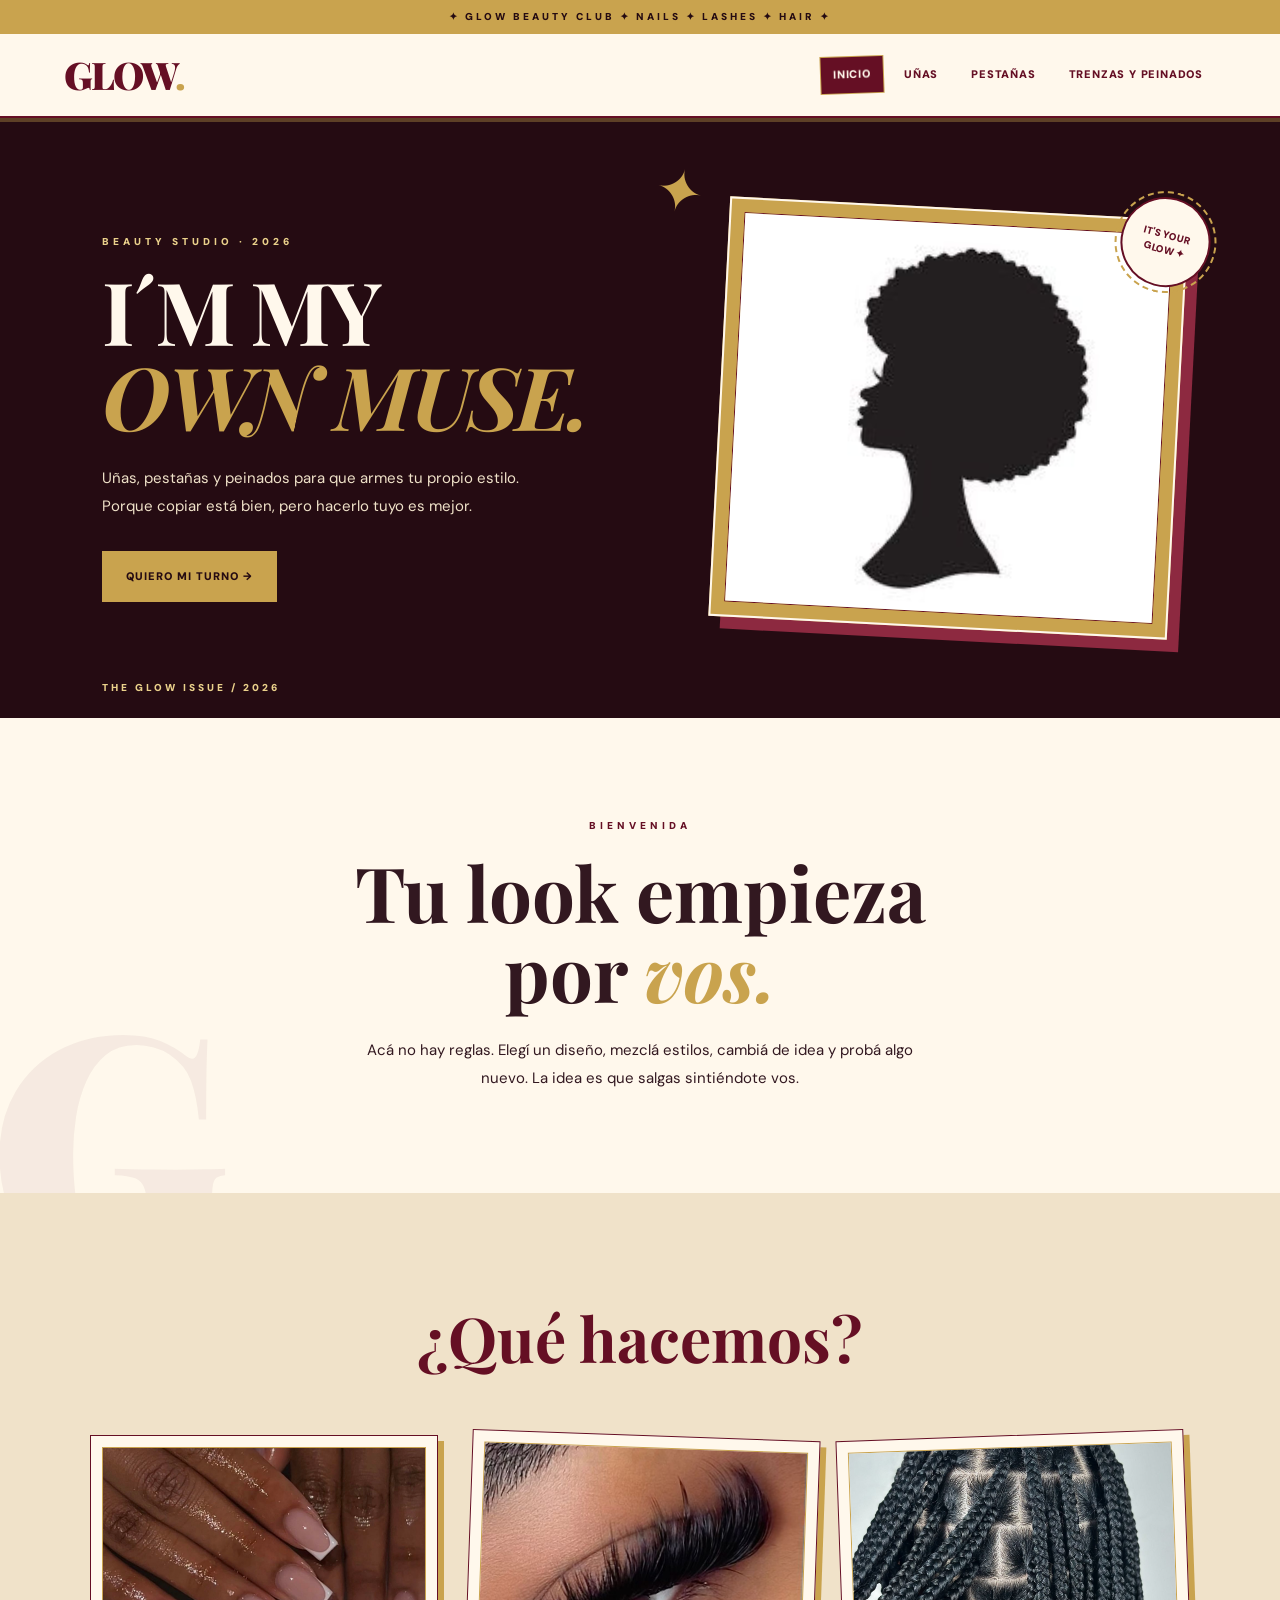
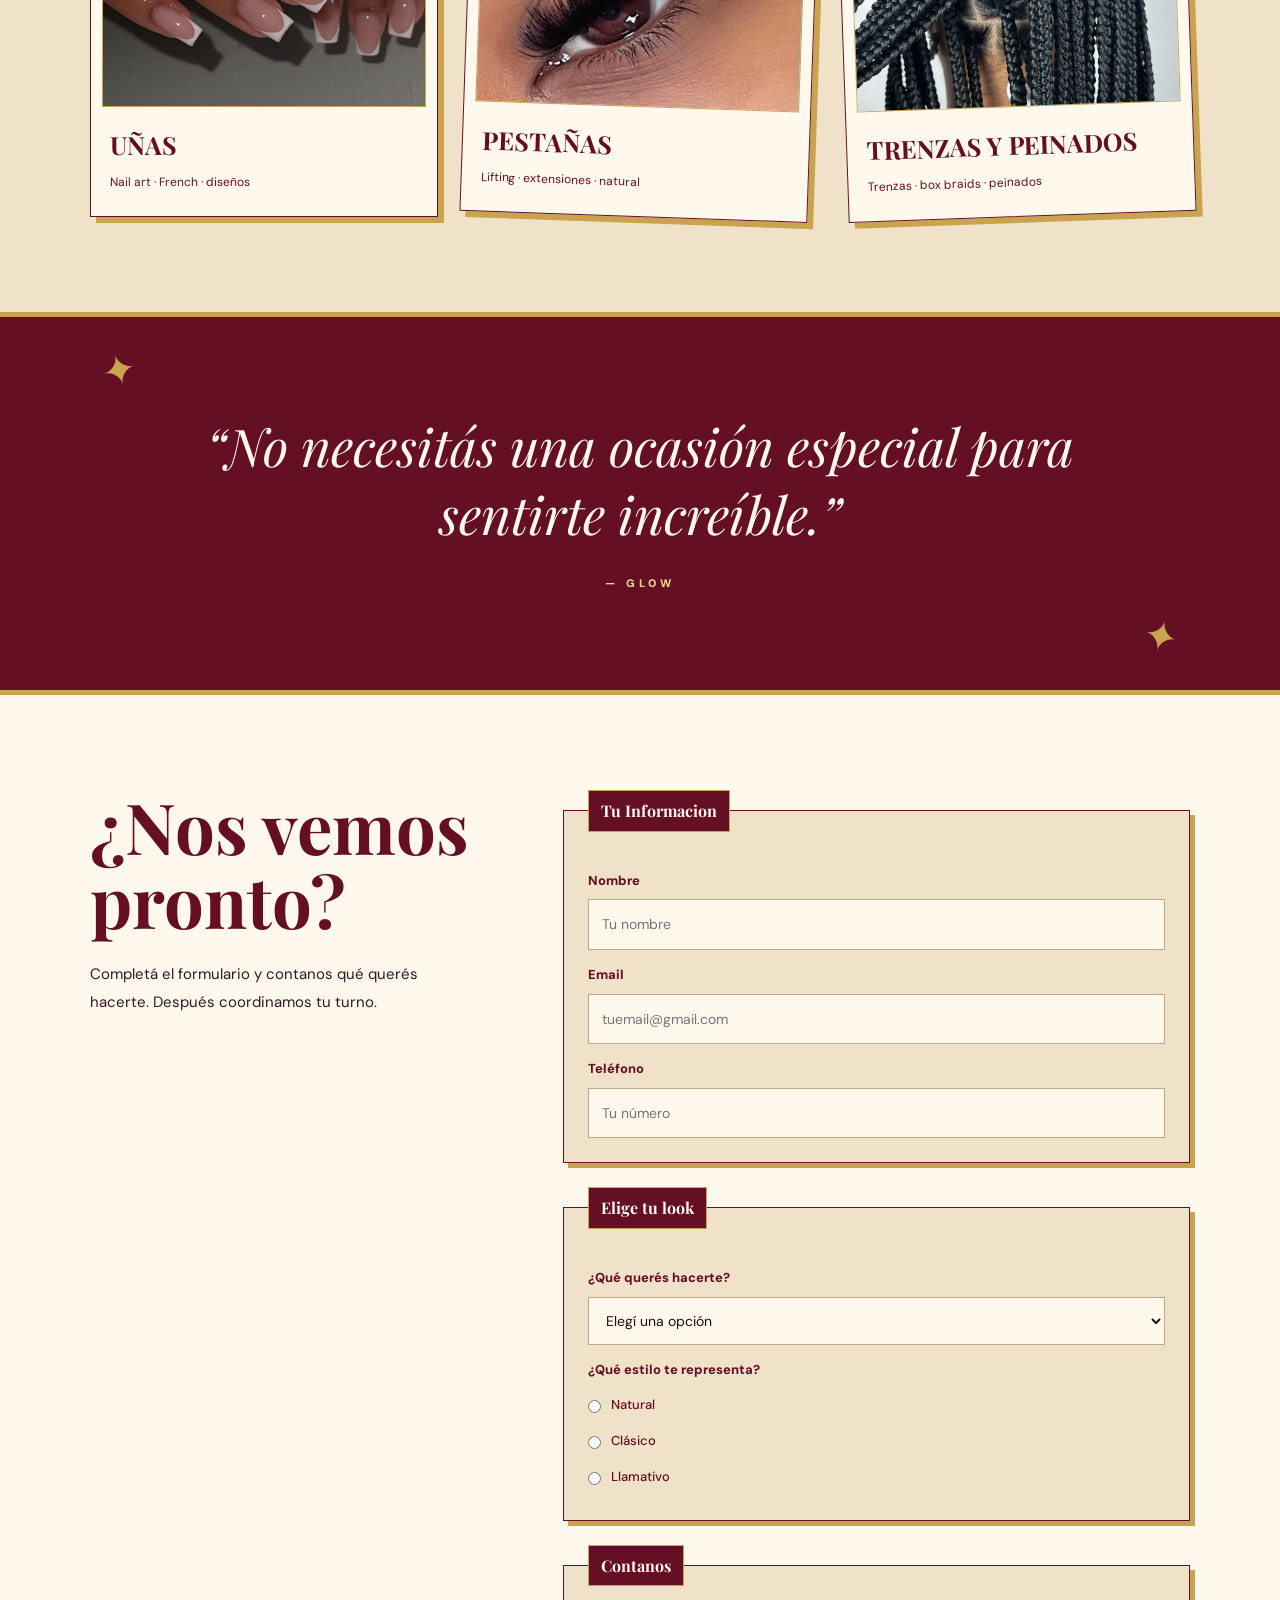
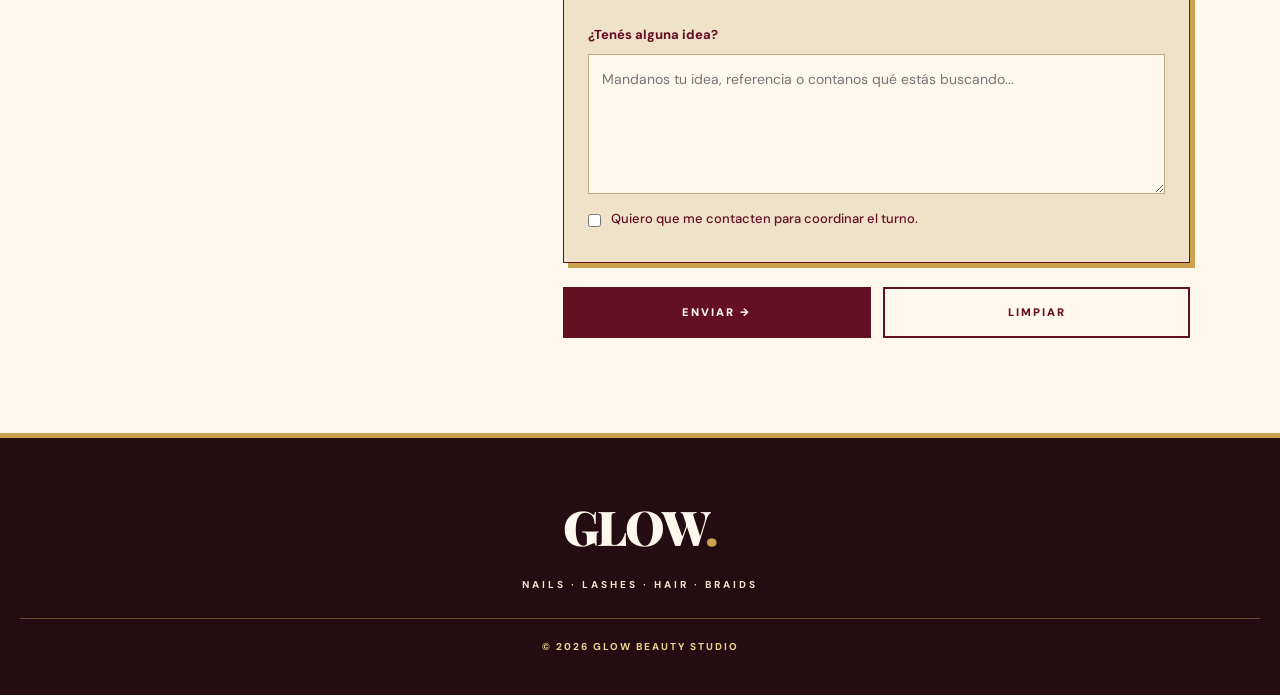
<file: index.html>
<!DOCTYPE html>
<html lang="es">

<head>
    <meta charset="UTF-8">
    <meta name="viewport" content="width=device-width, initial-scale=1.0">
    <title>GLOW — Beauty Studio</title>
    <link rel="stylesheet" href="style.css">
</head>

<body>

<header class="navbar">

    <a href="index.html" class="logo">
        GLOW<span>.</span>
    </a>

    <nav>
        <a href="index.html" class="activo">Inicio</a>
        <a href="unas.html">Uñas</a>
        <a href="pestanas.html">Pestañas</a>
        <a href="peinados.html">Trenzas y Peinados</a>
    </nav>

</header>


<main>

    <section class="hero">

        <div class="hero-text">

            <p class="mini-titulo">BEAUTY STUDIO · 2026</p>

            <h1>I´M MY<br><span>OWN MUSE.</span></h1>

            <p class="descripcion">
                Uñas, pestañas y peinados para que armes
                tu propio estilo. Porque copiar está bien,
                pero hacerlo tuyo es mejor.
            </p>

            <a href="#turnos" class="boton">QUIERO MI TURNO →</a>

        </div>

        <div class="hero-img">
            <img src="img/Logo.jpg" alt="Beauty">
            <div class="sticker">

            </div>
        

    </section>


    <section class="intro">

        <p class="mini-titulo">Bienvenida</p>

        <h2>Tu look empieza<br>por <span>vos. <br> </span></h2>

       
        <p>
            Acá no hay reglas. Elegí un diseño, mezclá estilos,
            cambiá de idea y probá algo nuevo.
            La idea es que salgas sintiéndote vos.
        </p>

    </section>


    <section class="servicios">

        <div class="section-title">
            
            <h2>¿Qué hacemos?</h2>
        </div>

        <div class="servicios-grid">

            <a href="unas.html" class="servicio">


                <img src="img/french.jpg" alt="Uñas">

                <div>
                    <h3>UÑAS</h3>
                    <p>Nail art · French · diseños</p>
                </div>

            </a>


            <a href="pestanas.html" class="servicio">


                <img src="img/extensiones.jpg" alt="Pestañas">

                <div>
                    <h3>PESTAÑAS</h3>
                    <p>Lifting · extensiones · natural</p>
                </div>

            </a>


            <a href="peinados.html" class="servicio">


                <img src="img/box_braids.jpg" alt="Trenzas">

                <div>
                    <h3>TRENZAS Y PEINADOS</h3>
                    <p>Trenzas · box braids · peinados</p>
                </div>

            </a>

        </div>

    </section>


    <section class="frase">

        <p>
            “No necesitás una ocasión especial
            para sentirte increíble.”
        </p>

        <span>— GLOW</span>

    </section>


    <section id="turnos" class="turnos">

        <div class="turnos-text">

        

            <h2>¿Nos vemos<br>pronto?</h2>

            <p>
                Completá el formulario y contanos qué
                querés hacerte. Después coordinamos tu turno.
            </p>

        </div>


        <form action="#" method="POST">

            <fieldset>

                <legend>Tu Informacion</legend>

                <label for="nombre">Nombre</label>
                <input type="text" id="nombre" name="nombre"
                placeholder="Tu nombre" required>

                <label for="email">Email</label>
                <input type="email" id="email" name="email"
                placeholder="tuemail@gmail.com" required>

                <label for="telefono">Teléfono</label>
                <input type="tel" id="telefono" name="telefono"
                placeholder="Tu número" required>

            </fieldset>


            <fieldset>

                <legend>Elige tu look</legend>

                <label for="servicio">¿Qué querés hacerte?</label>

                <select id="servicio" name="servicio" required>

                    <option value="">Elegí una opción</option>
                    <option value="unas">Uñas</option>
                    <option value="pestanas">Pestañas</option>
                    <option value="peinado">Peinado</option>
                    <option value="trenzas">Trenzas africanas</option>

                </select>


                <p class="pregunta">¿Qué estilo te representa?</p>

                <label class="check">
                    <input type="radio" name="estilo" value="natural">
                    Natural
                </label>

                <label class="check">
                    <input type="radio" name="estilo" value="clasico">
                    Clásico
                </label>

                <label class="check">
                    <input type="radio" name="estilo" value="atrevido">
                    Llamativo
                </label>

            </fieldset>


            <fieldset>

                <legend>Contanos</legend>

                <label for="comentarios">
                    ¿Tenés alguna idea?
                </label>

                <textarea
                    id="comentarios"
                    name="comentarios"
                    rows="5"
                    placeholder="Mandanos tu idea, referencia o contanos qué estás buscando..."
                ></textarea>

                <label class="check">
                    <input type="checkbox" name="contacto" required>
                    Quiero que me contacten para coordinar el turno.
                </label>

            </fieldset>


            <div class="form-buttons">

                <button type="submit">ENVIAR →</button>

                <button type="reset">LIMPIAR</button>

            </div>

        </form>

    </section>

</main>


<footer>

    <div class="footer-logo">GLOW<span>.</span></div>

    <p>NAILS · LASHES · HAIR · BRAIDS</p>

    <p class="copyright">© 2026 GLOW BEAUTY STUDIO</p>

</footer>

</body>
</html>
</file>
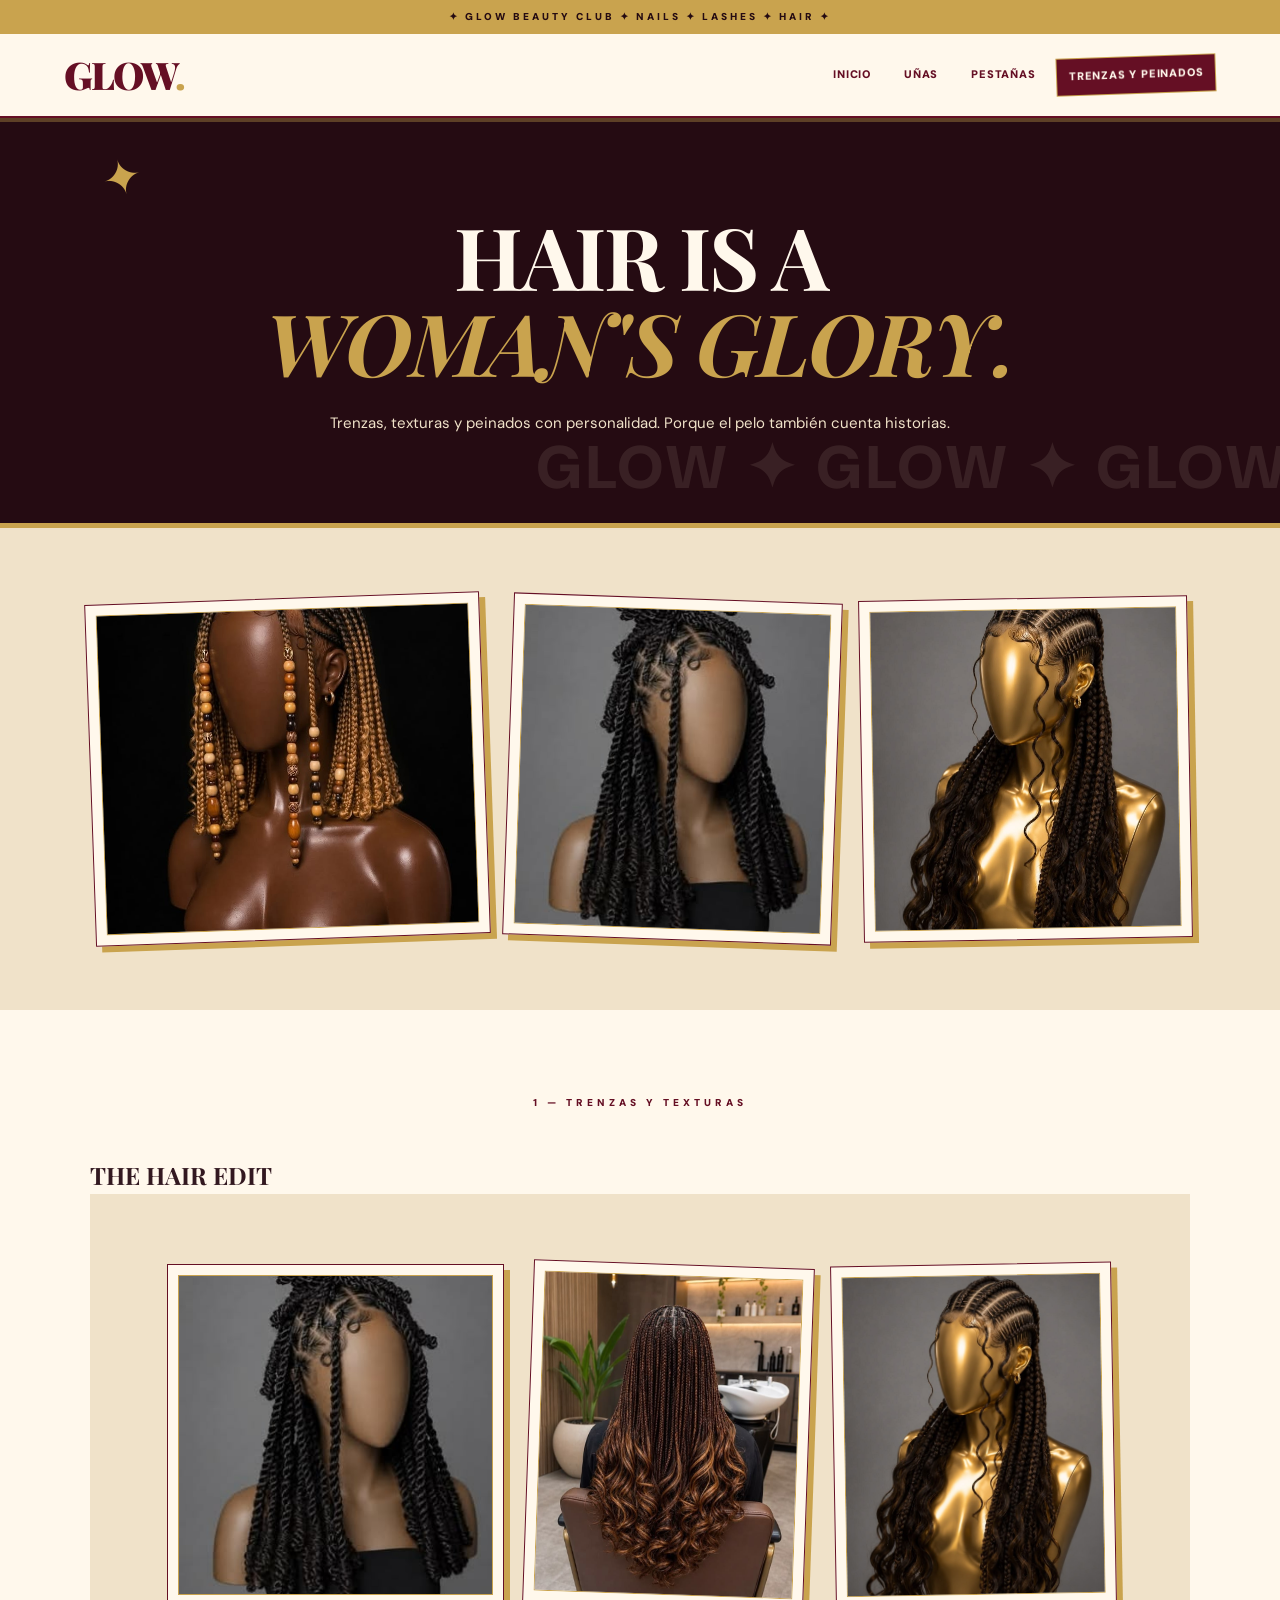
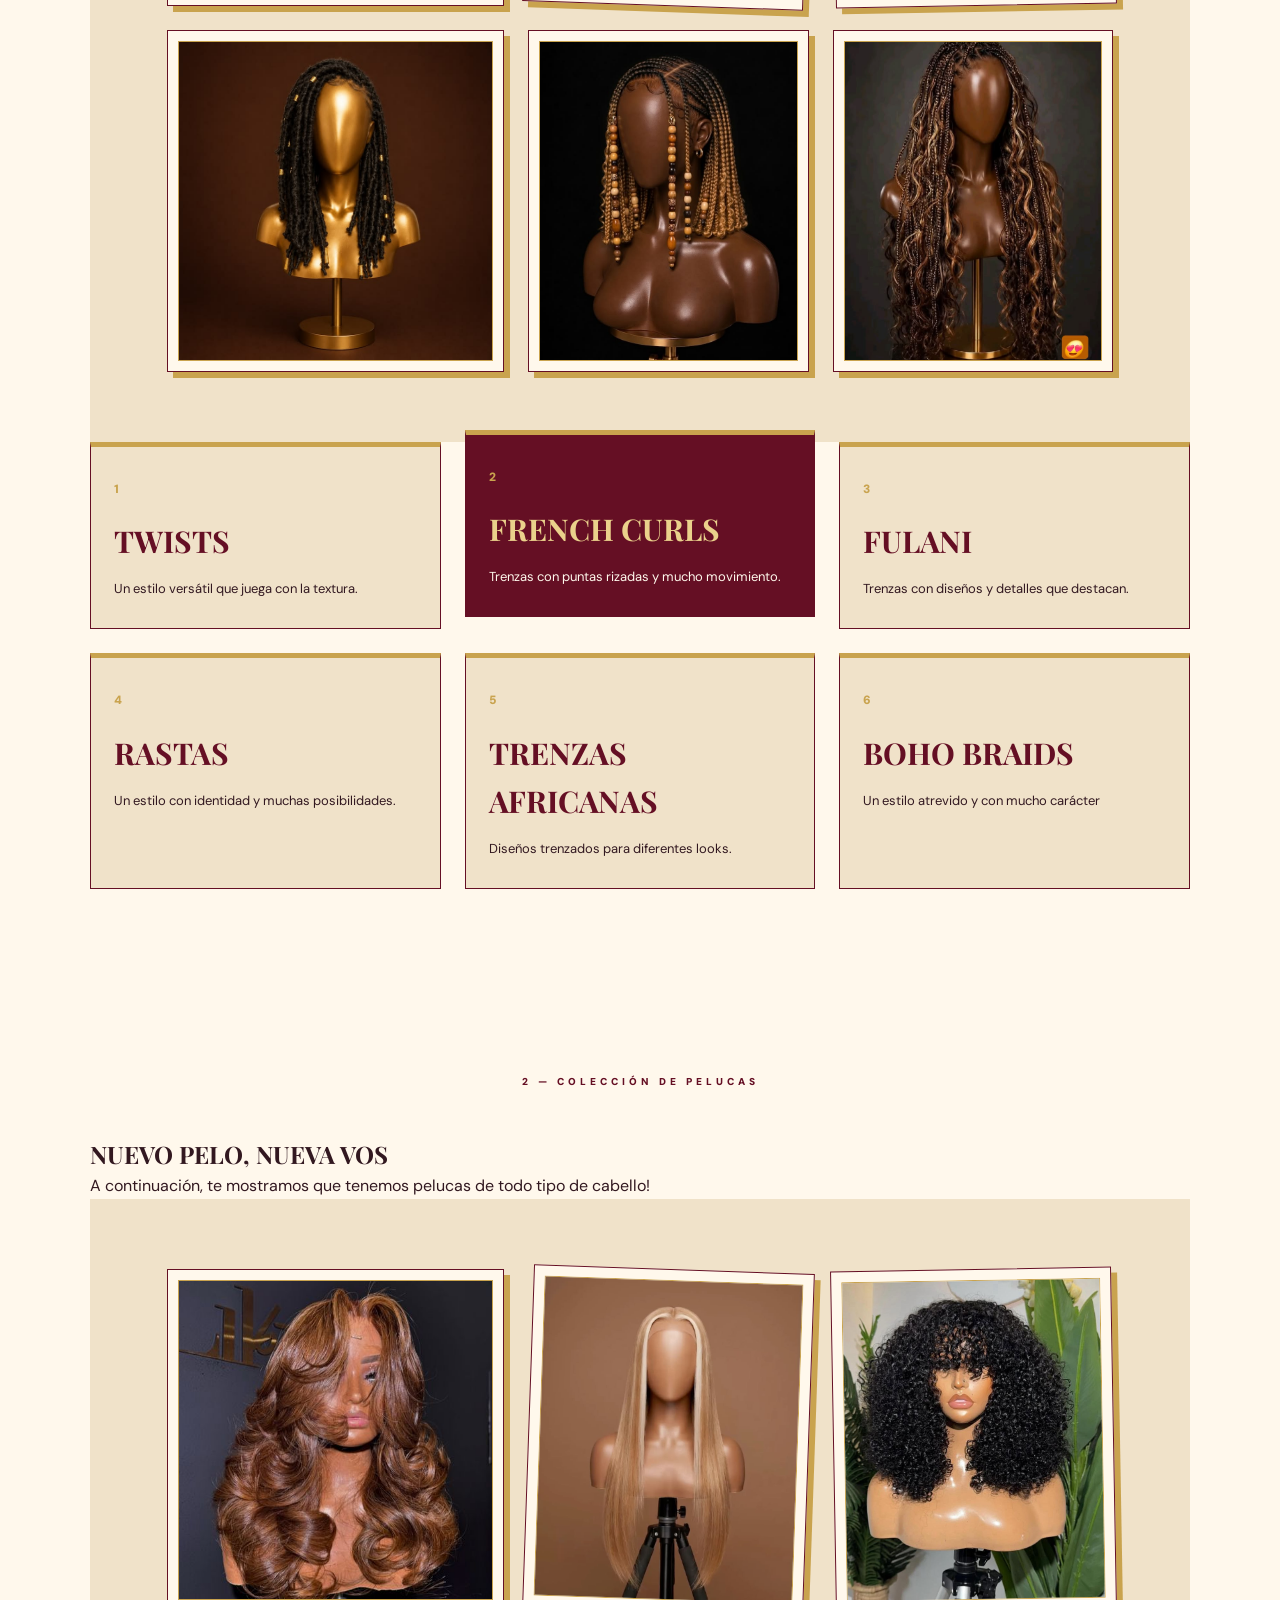
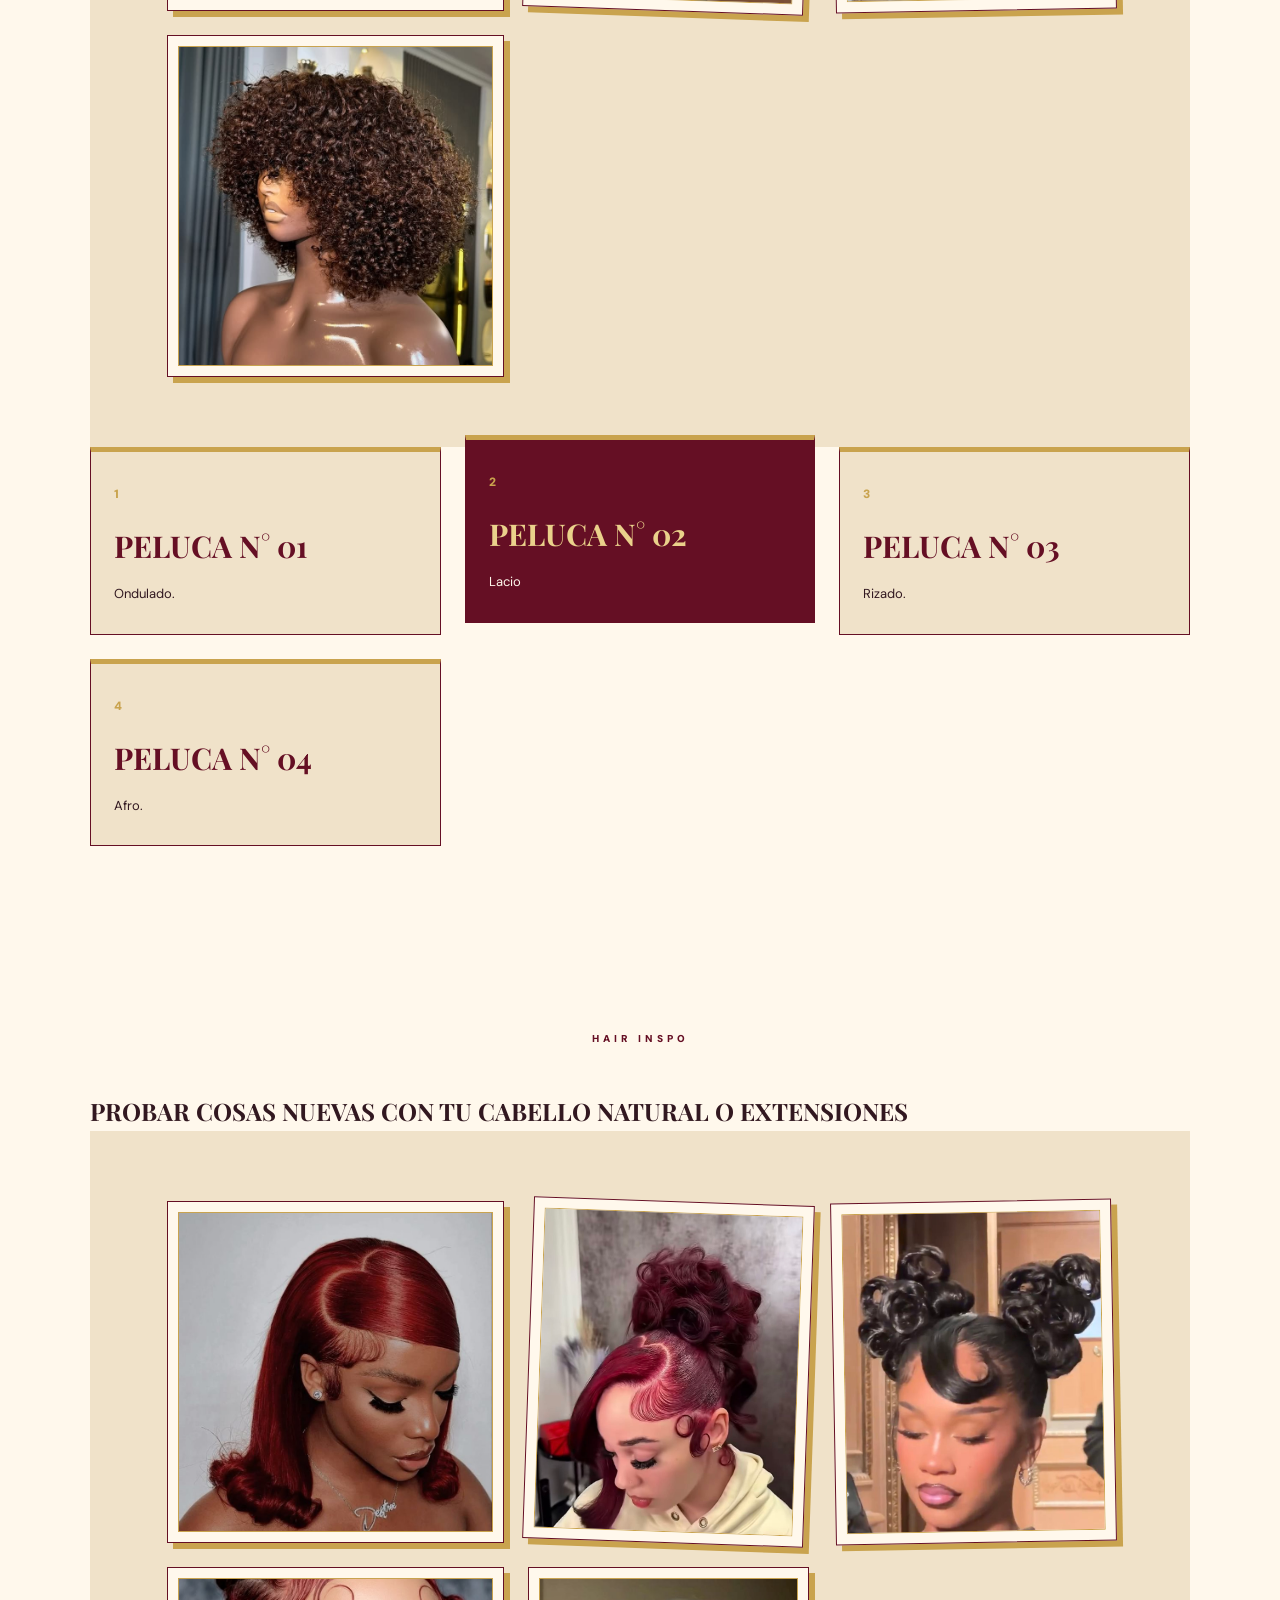
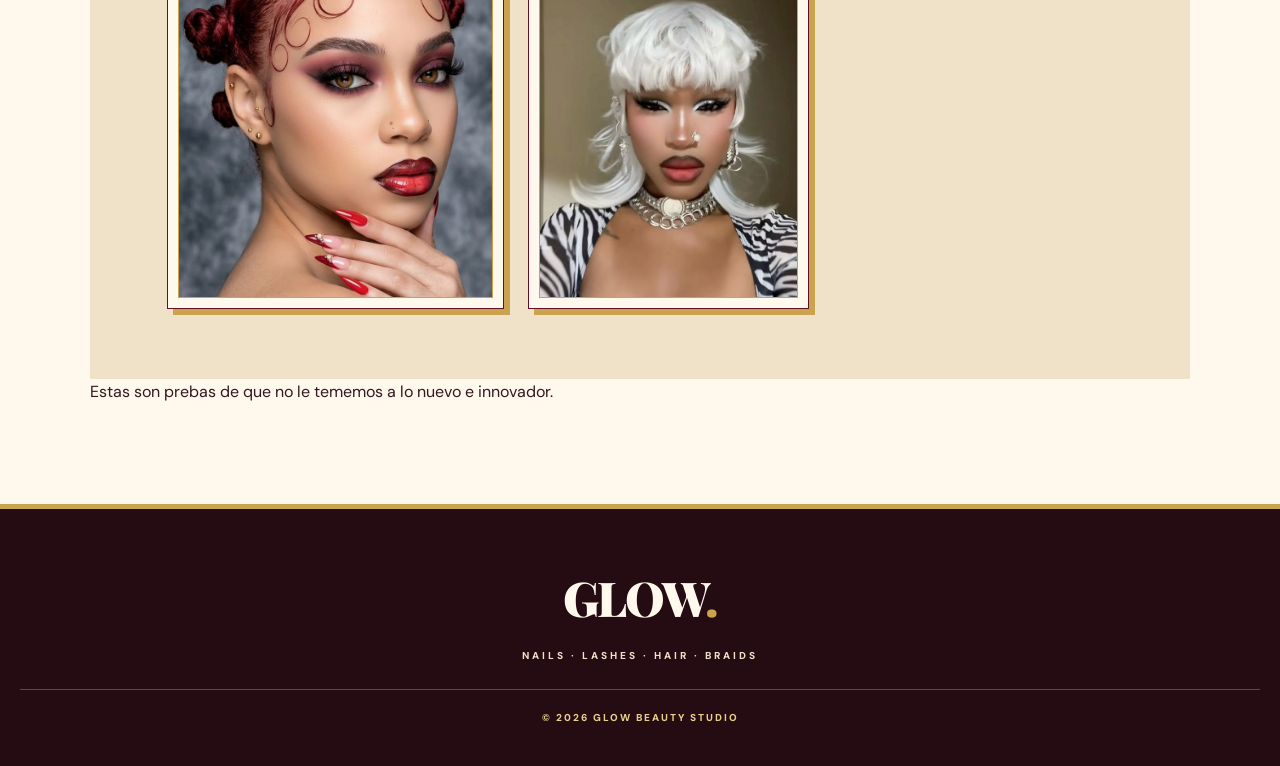
<file: peinados.html>
<!DOCTYPE html>
<html lang="es">
<head>
    <meta charset="UTF-8">
    <meta name="viewport" content="width=device-width, initial-scale=1.0">
    <title>GLOW — Trenzas y Peinados</title>
    <link rel="stylesheet" href="style.css">
</head>
<body>

<header class="navbar">
    <a href="index.html" class="logo">GLOW<span>.</span></a>
    <nav>
        <a href="index.html">Inicio</a>
        <a href="unas.html">Uñas</a>
        <a href="pestanas.html">Pestañas</a>
        <a href="peinados.html" class="activo">Trenzas y Peinados</a>
    </nav>
</header>

<main>
    <section class="pagina-hero">
        <h1>HAIR IS A<br><span>WOMAN'S GLORY.</span></h1>
        <p>Trenzas, texturas y peinados con personalidad. Porque el pelo también cuenta historias.</p>
    </section>

    <section class="galeria">
        <div class="foto-grande">
            <img src="img/trenzas_africanas.jpg" alt="Trenzas africanas">
        </div>
        <div class="foto">
            <img src="img/twists.jpg" alt="Peinado con twists">
        </div>
        <div class="foto">
            <img src="img/fulani.jpg" alt="Fulani braids">
        </div>
    </section>

    <section class="contenido">
        <p class="mini-titulo">1 — TRENZAS Y TEXTURAS</p>
        <h2>THE HAIR EDIT</h2>

        <div class="galeria">
            <div class="foto">
                <img src="img/twists.jpg" alt="Twists">
            </div>
            <div class="foto">
                <img src="img/french_curls.jpg" alt="French curls">
            </div>
            <div class="foto">
                <img src="img/fulani.jpg" alt="Trenzas Fulani">
            </div>
            <div class="foto">
                <img src="img/rasats.jpg" alt="Rastas">
            </div>
            <div class="foto">
                <img src="img/trenzas_africanas.jpg" alt="Trenzas africanas">
            </div>
             <div class="foto">
                <img src="img/bohobraids.jpg" alt="trenzas boho">
            </div>
        </div>

        <div class="estilos">
            <div>
                <span>1</span>
                <h2>TWISTS</h2>
                <p>Un estilo versátil que juega con la textura.</p>
            </div>
            <div>
                <span>2</span>
                <h2>FRENCH CURLS</h2>
                <p>Trenzas con puntas rizadas y mucho movimiento.</p>
            </div>
            <div>
                <span>3</span>
                <h2>FULANI</h2>
                <p>Trenzas con diseños y detalles que destacan.</p>
            </div>
            <div>
                <span>4</span>
                <h2>RASTAS</h2>
                <p>Un estilo con identidad y muchas posibilidades.</p>
            </div>
            <div>
                <span>5</span>
                <h2>TRENZAS AFRICANAS</h2>
                <p>Diseños trenzados para diferentes looks.</p>
            </div>
            <div>
                <span>6</span>
                <h2>BOHO BRAIDS</h2>
                <p>Un estilo atrevido y con mucho carácter</p>
            </div>
        </div>
    </section>

    <section class="contenido">
        <p class="mini-titulo">2 — COLECCIÓN DE PELUCAS</p>
        <h2>NUEVO PELO, NUEVA VOS</h2>
        <p>A continuación, te mostramos que tenemos pelucas de todo tipo de cabello!</p>

        <div class="galeria">
            <div class="foto">
                <img src="img/wig1.jpg" alt="Peluca estilo uno">
            </div>
            <div class="foto">
                <img src="img/wig2.jpg" alt="Peluca estilo dos">
            </div>
            <div class="foto">
                <img src="img/wig3.jpg" alt="Peluca estilo tres">
            </div>
            <div class="foto">
                <img src="img/wig4.jpg" alt="Peluca estilo cuatro">
            </div>
        </div>

        <div class="estilos">
            <div>
                <span>1</span>
                <h2>PELUCA N° 01</h2>
                <p>Ondulado.</p>
            </div>
            <div>
                <span>2</span>
                <h2>PELUCA N° 02</h2>
                <p>Lacio</p>
            </div>
            <div>
                <span>3</span>
                <h2>PELUCA N° 03</h2>
                <p>Rizado.</p>
            </div>
            <div>
                <span>4</span>
                <h2>PELUCA N° 04</h2>
                <p>Afro.</p>
            </div>
        </div>
    </section>

    <section class="contenido">
        <p class="mini-titulo">HAIR INSPO</p>
        <h2>PROBAR COSAS NUEVAS CON TU CABELLO NATURAL O EXTENSIONES</h2>

        <div class="galeria">
            <div class="foto">
                <img src="img/peinado1.jpg" alt="Inspiración de peinado uno">
            </div>
            <div class="foto">
                <img src="img/peinado2.jpg" alt="Inspiración de peinado dos">
            </div>
            <div class="foto">
                <img src="img/peinado3.jpg" alt="Inspiración de peinado tres">
            </div>
            <div class="foto">
                <img src="img/peinado4.jpg" alt="Inspiración de peinado cuatro">
            </div>
            <div class="foto">
                <img src="img/peinado5.jpg" alt="Inspiración de peinado cinco">
            </div>
        </div>

        <p>Estas son prebas de que no le tememos a lo nuevo e innovador.</p>
    </section>
</main>

<footer>
    <div class="footer-logo">GLOW<span>.</span></div>
    <p>NAILS · LASHES · HAIR · BRAIDS</p>
    <p class="copyright">© 2026 GLOW BEAUTY STUDIO</p>
</footer>

</body>
</html>
</file>
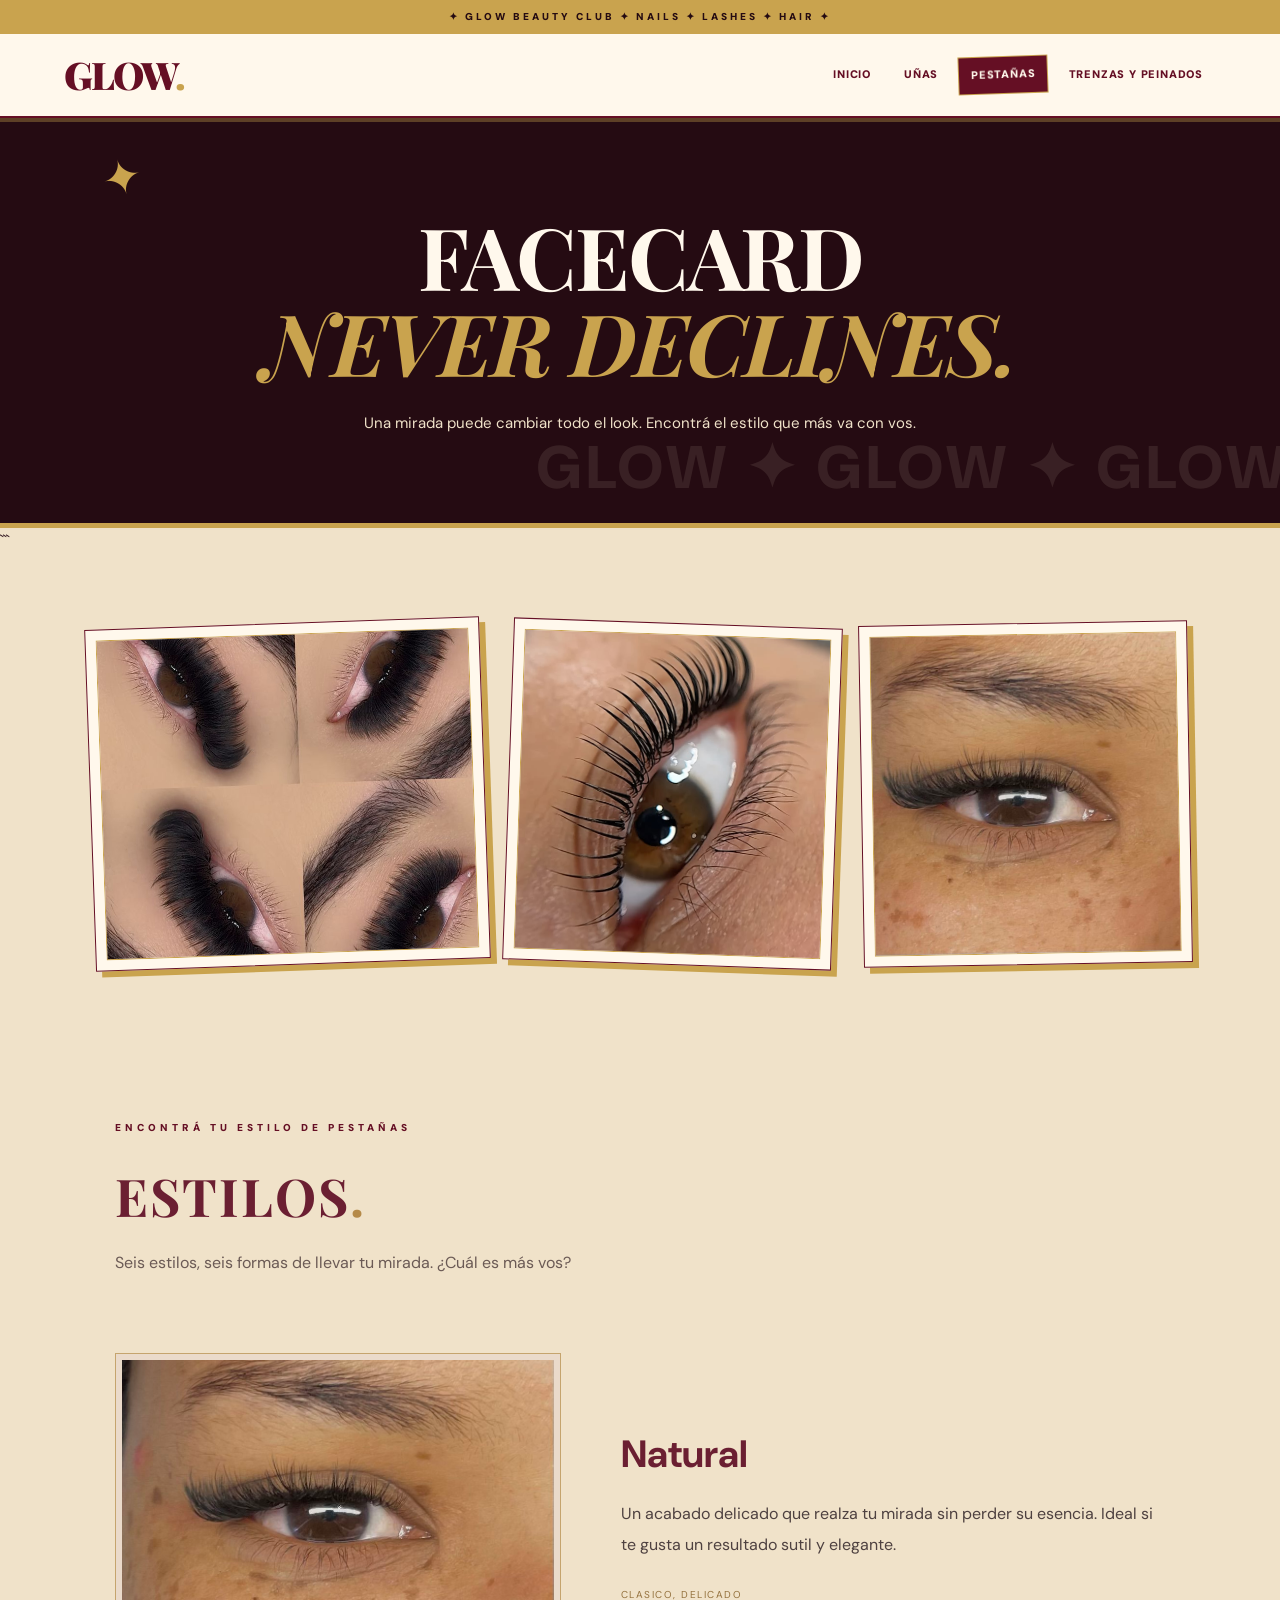
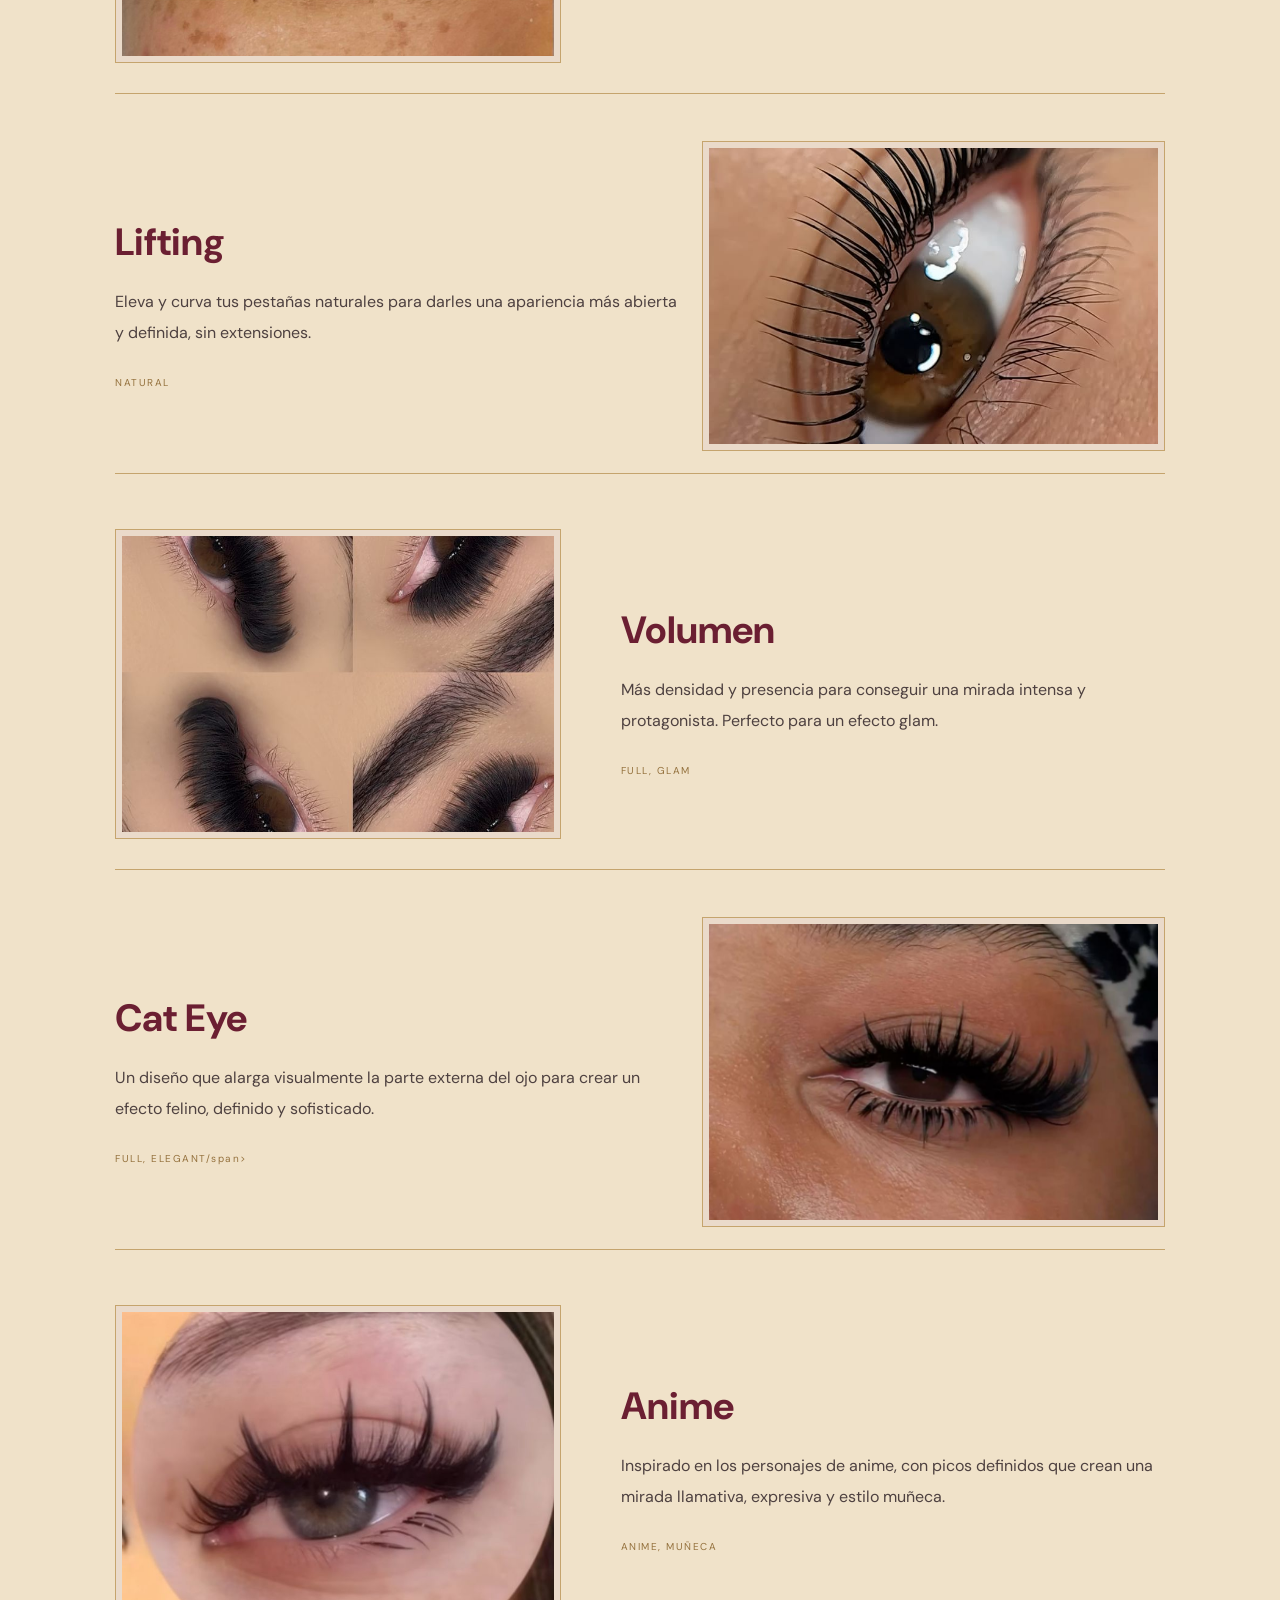
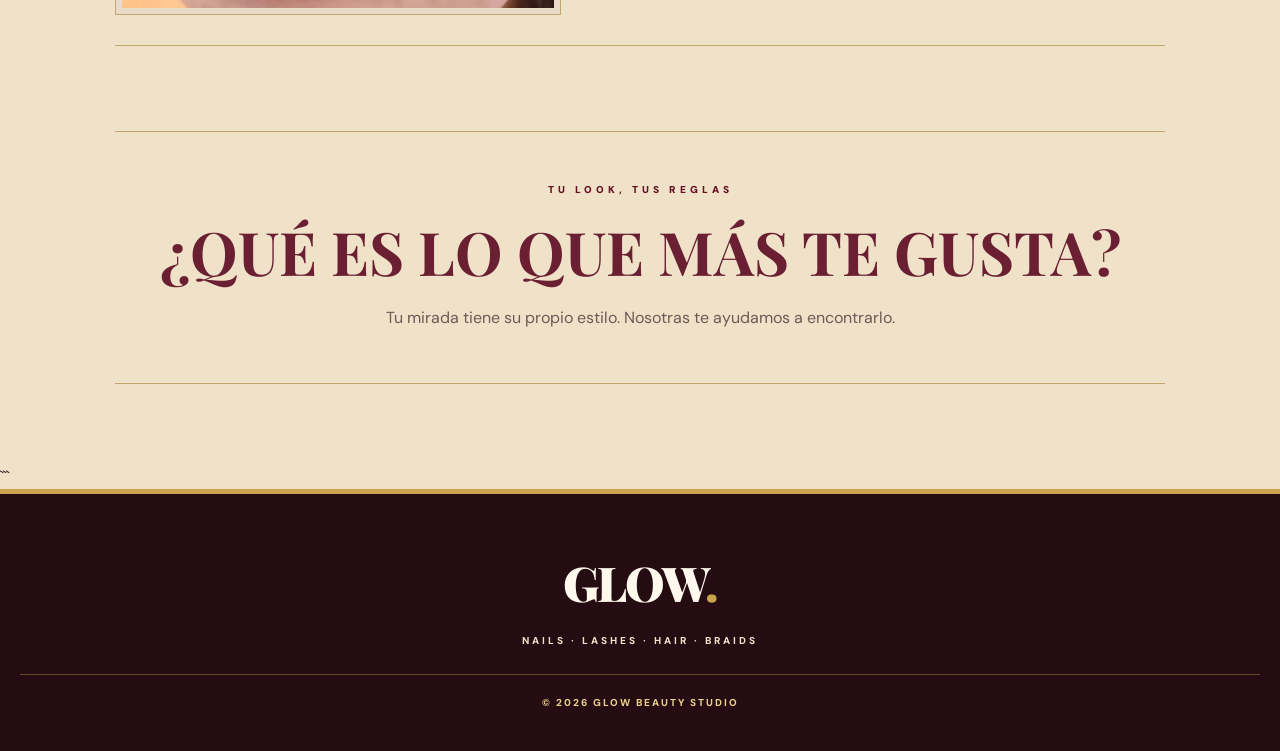
<file: pestanas.html>
<!DOCTYPE html>

<html lang="es">
<head>
    <meta charset="UTF-8">
    <meta name="viewport" content="width=device-width, initial-scale=1.0">
    <title>GLOW — Pestañas</title>
    <link rel="stylesheet" href="style.css">
</head>
<body>

<header class="navbar">
    <a href="index.html" class="logo">GLOW<span>.</span></a>
    <nav>
        <a href="index.html">Inicio</a>
        <a href="unas.html">Uñas</a>
        <a href="pestanas.html" class="activo">Pestañas</a>
        <a href="peinados.html">Trenzas y Peinados</a>
    </nav>
</header>

<main>
    <section class="pagina-hero">
        <h1>FACECARD<br><span>NEVER DECLINES.</span></h1>
        <p>Una mirada puede cambiar todo el look. Encontrá el estilo que más va con vos.</p>
    </section>

```
<section class="galeria">
    <div class="foto-grande">
        <img src="img/volumen.jpg" alt="Extensiones de pestañas con volumen">
    </div>
    <div class="foto">
        <img src="img/lifting.jpg" alt="Lifting de pestañas">
    </div>
    <div class="foto">
        <img src="img/natural.jpg" alt="Pestañas naturales">
    </div>
</section>

<section class="catalogo-lashes">
    <div class="catalogo-encabezado">
        <p class="mini-titulo">ENCONTRÁ TU ESTILO DE PESTAÑAS</p>
        <h2>ESTILOS<span>.</span></h2>
        <p>Seis estilos, seis formas de llevar tu mirada. ¿Cuál es más vos?</p>
    </div>

    <article class="lash-item">
        <div class="lash-foto">
            <img src="img/natural.jpg" alt="Extensiones de pestañas naturales">
        </div>
        <div class="lash-info">
            <h3>Natural</h3>
            <p>Un acabado delicado que realza tu mirada sin perder su esencia. Ideal si te gusta un resultado sutil y elegante.</p>
            <span class="lash-etiqueta">CLASICO,  DELICADO</span>
        </div>
    </article>

    <article class="lash-item">
        <div class="lash-foto">
            <img src="img/lifting.jpg" alt="Lifting de pestañas">
        </div>
        <div class="lash-info">
            <h3>Lifting</h3>
            <p>Eleva y curva tus pestañas naturales para darles una apariencia más abierta y definida, sin extensiones.</p>
            <span class="lash-etiqueta"> NATURAL</span>
        </div>
    </article>

    <article class="lash-item">
        <div class="lash-foto">
            <img src="img/volumen.jpg" alt="Extensiones de pestañas con volumen">
        </div>
        <div class="lash-info">
            <h3>Volumen</h3>
            <p>Más densidad y presencia para conseguir una mirada intensa y protagonista. Perfecto para un efecto glam.</p>
            <span class="lash-etiqueta"> FULL, GLAM</span>
        </div>
    </article>

    <article class="lash-item">
        <div class="lash-foto">
            <img src="img/cateye.jpg" alt="Estilo de pestañas Cat Eye">
        </div>
        <div class="lash-info">
            <h3>Cat Eye</h3>
            <p>Un diseño que alarga visualmente la parte externa del ojo para crear un efecto felino, definido y sofisticado.</p>
            <span class="lash-etiqueta">FULL, ELEGANT/span>
        </div>
    </article>

    <article class="lash-item">
        <div class="lash-foto">
            <img src="img/anime.jpg" alt="Estilo de pestañas Anime">
        </div>
        <div class="lash-info">
            <h3>Anime</h3>
            <p>Inspirado en los personajes de anime, con picos definidos que crean una mirada llamativa, expresiva y estilo muñeca.</p>
            <span class="lash-etiqueta">ANIME, MUÑECA</span>
        </div>
    </article>
</section>

<section class="lash-cierre">
    <p class="mini-titulo">TU LOOK, TUS REGLAS</p>
    <h2>¿QUÉ ES LO QUE MÁS TE GUSTA?</h2>
    <p>Tu mirada tiene su propio estilo. Nosotras te ayudamos a encontrarlo.</p>
</section>
```

</main>

<footer>
    <div class="footer-logo">GLOW<span>.</span></div>
    <p>NAILS · LASHES · HAIR · BRAIDS</p>
    <p class="copyright">© 2026 GLOW BEAUTY STUDIO</p>
</footer>

</body>
</html>
</file>
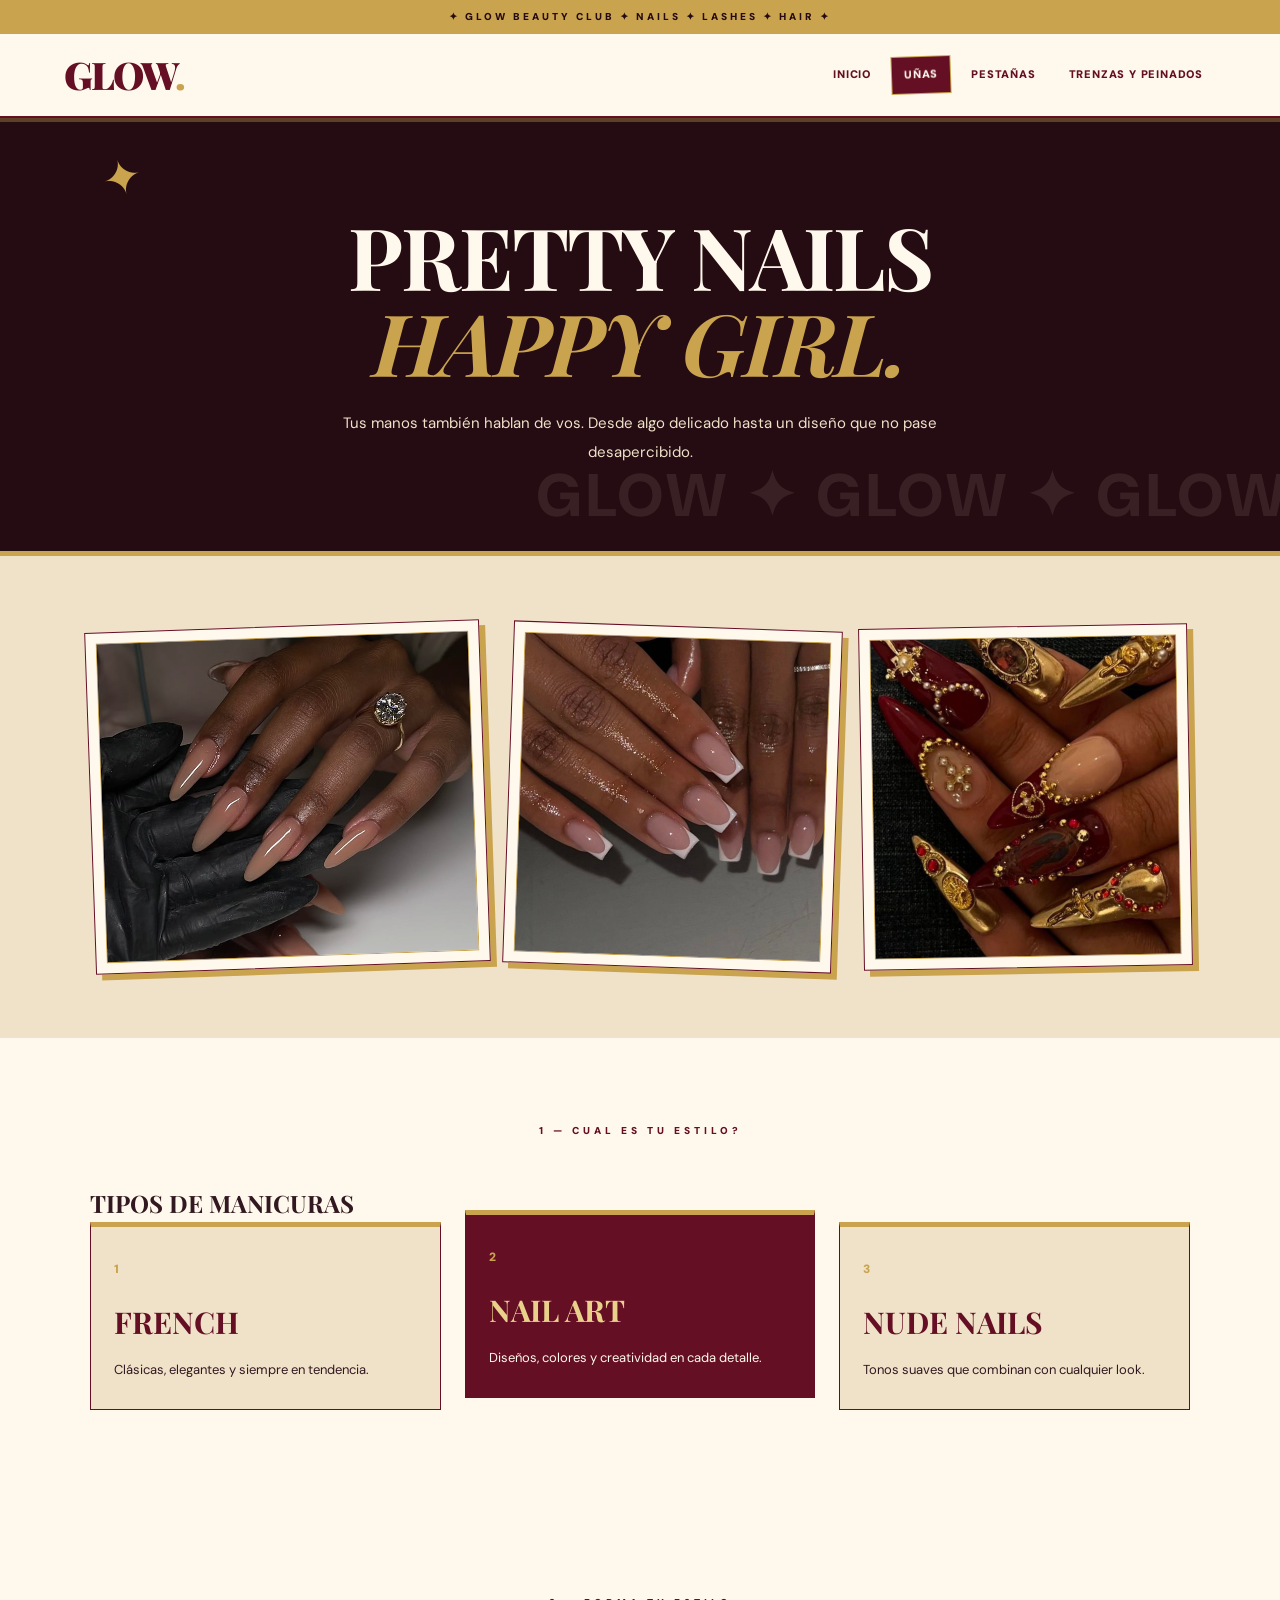
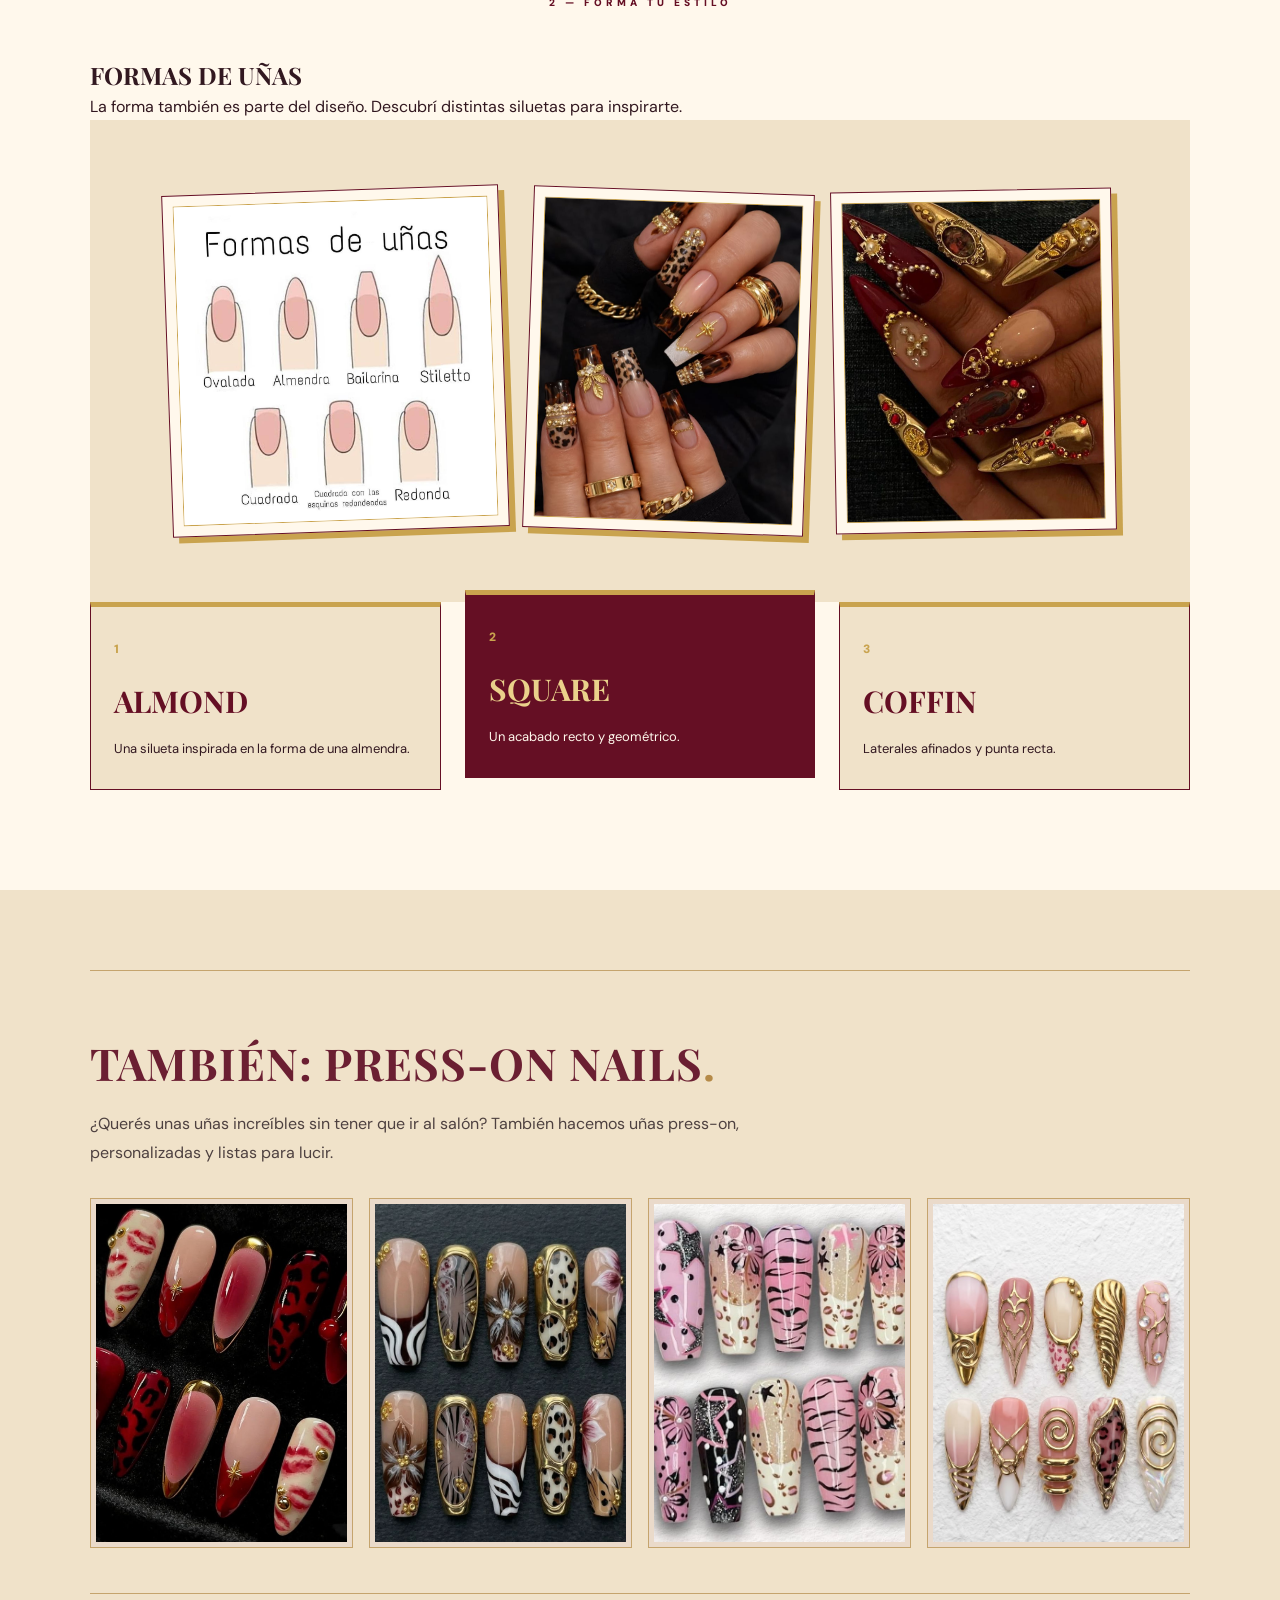
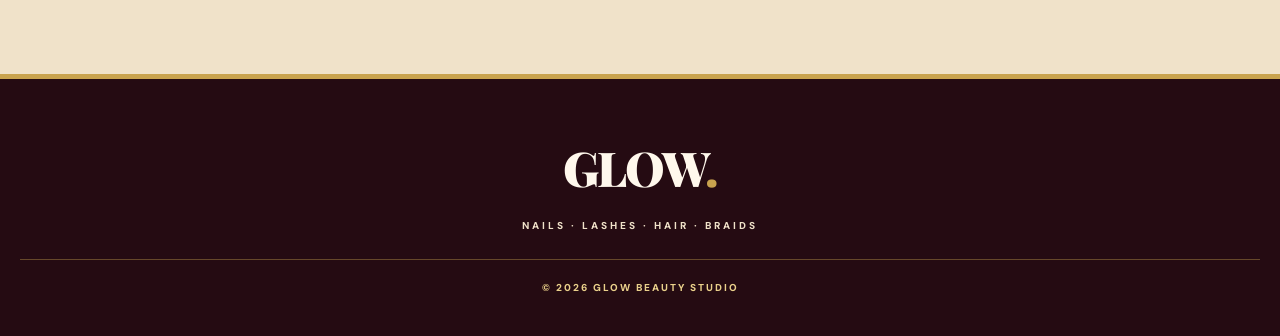
<file: unas.html>
<!DOCTYPE html>
<html lang="es">
<head>
    <meta charset="UTF-8">
    <meta name="viewport" content="width=device-width, initial-scale=1.0">
    <title>GLOW — Nails</title>
    <link rel="stylesheet" href="style.css">
</head>
<body>

<header class="navbar">
    <a href="index.html" class="logo">GLOW<span>.</span></a>
    <nav>
        <a href="index.html">Inicio</a>
        <a href="unas.html" class="activo">Uñas</a>
        <a href="pestanas.html">Pestañas</a>
        <a href="peinados.html">Trenzas y Peinados</a>
    </nav>
</header>

<main>
    <section class="pagina-hero">
        <h1>PRETTY NAILS<br><span>HAPPY GIRL.</span></h1>
        <p>Tus manos también hablan de vos. Desde algo delicado hasta un diseño que no pase desapercibido.</p>
    </section>

    <section class="galeria">
        <div class="foto-grande">
            <img src="img/nude_uña.jpg" alt="Uñas en tonos nude">
        </div>
        <div class="foto">
            <img src="img/french.jpg" alt="Manicura francesa">
        </div>
        <div class="foto">
            <img src="img/nail_art.jpg" alt="Diseño de nail art">
        </div>
    </section>

    <section class="contenido">
        <p class="mini-titulo">1 — CUAL ES TU ESTILO?</p>
        <h2>TIPOS DE MANICURAS</h2>

        <div class="estilos">
            <div>
                <span>1</span>
                <h2>FRENCH</h2>
                <p>Clásicas, elegantes y siempre en tendencia.</p>
            </div>
            <div>
                <span>2</span>
                <h2>NAIL ART</h2>
                <p>Diseños, colores y creatividad en cada detalle.</p>
            </div>
            <div>
                <span>3</span>
                <h2>NUDE NAILS</h2>
                <p>Tonos suaves que combinan con cualquier look.</p>
            </div>
        </div>
    </section>

    <section class="contenido">
        <p class="mini-titulo">2 — FORMA TU ESTILO</p>
        <h2>FORMAS DE UÑAS</h2>
        <p>La forma también es parte del diseño. Descubrí distintas siluetas para inspirarte.</p>

        <div class="galeria">
            <div class="foto-grande">
                <img src="img/tiposuñas.jpg" alt="Guía visual de formas de uñas">
            </div>
            <div class="foto">
                <img src="img/nailart2.jpg" alt="Diseños creativos de uñas">
            </div>
            <div class="foto">
                <img src="img/nail_art.jpg" alt="Inspiración de nail art">
            </div>
        </div>

        <div class="estilos">
            <div>
                <span>1</span>
                <h2>ALMOND</h2>
                <p>Una silueta inspirada en la forma de una almendra.</p>
            </div>
            <div>
                <span>2</span>
                <h2>SQUARE</h2>
                <p>Un acabado recto y geométrico.</p>
            </div>
            <div>
                <span>3</span>
                <h2>COFFIN</h2>
                <p>Laterales afinados y punta recta.</p>
            </div>
        </div>
    </section>
    <section class="postit-section">
    <h2>TAMBIÉN: PRESS-ON NAILS<span>.</span></h2>
    <p class="postit-descripcion">
        ¿Querés unas uñas increíbles sin tener que ir al salón?
        También hacemos uñas press-on, personalizadas y listas para lucir.
    </p>

    <div class="postit-galeria">
        <img src="img/postit.jpg" alt="Diseño de uñas press-on">
        <img src="img/postit2.jpg" alt="Diseño de uñas press-on personalizado">
        <img src="img/postit3.jpg" alt="Otro diseño de uñas press-on">
        <img src="img/postit4.jpg" alt="Colección de uñas press-on">
    </div>
</section>
</main>

<footer>
    <div class="footer-logo">GLOW<span>.</span></div>
    <p>NAILS · LASHES · HAIR · BRAIDS</p>
    <p class="copyright">© 2026 GLOW BEAUTY STUDIO</p>
</footer>

</body>
</html>
</file>
<file: style.css>
@import url('https://fonts.googleapis.com/css2?family=DM+Sans:wght@400;500;600;700;800;900&family=Playfair+Display:ital,wght@0,600;0,700;0,800;0,900;1,700;1,800&display=swap');

:root {
    --bordo: #650f24;
    --bordo-dark: #250b12;
    --bordo-light: #8d2940;
    --beige: #f0e2c9;
    --beige-light: #fff8ec;
    --gold: #c9a34e;
    --gold-light: #ead18b;
    --ink: #321820;
}

* {
    margin: 0;
    padding: 0;
    box-sizing: border-box;
}

html {
    scroll-behavior: smooth;
    scroll-padding-top: 100px;
}

body {
    position: relative;
    overflow-x: hidden;
    background-color: var(--beige);
    color: var(--ink);
    font-family: 'DM Sans', Arial, sans-serif;
    line-height: 1.6;
}

body::before {
    content: "✦ GLOW BEAUTY CLUB ✦ NAILS ✦ LASHES ✦ HAIR ✦";
    display: block;
    padding: 9px 12px;
    background: var(--gold);
    color: var(--bordo-dark);
    text-align: center;
    font-size: 10px;
    font-weight: 900;
    letter-spacing: 3px;
    overflow-wrap: anywhere;
}

img {
    display: block;
    max-width: 100%;
}

a {
    color: inherit;
    text-decoration: none;
}

button,
input,
select,
textarea {
    font: inherit;
}

::selection {
    background: var(--gold);
    color: var(--bordo-dark);
}


.navbar {
    width: 100%;
    min-height: 84px;
    padding: 15px 5%;
    display: flex;
    align-items: center;
    justify-content: space-between;
    flex-wrap: wrap;
    gap: 16px;
    position: sticky;
    top: 0;
    z-index: 100;
    background: var(--beige-light);
    border-bottom: 2px solid var(--bordo);
    box-shadow: 0 4px 0 rgba(201, 163, 78, 0.35);
}

.logo {
    flex-shrink: 0;
    color: var(--bordo);
    font-family: 'Playfair Display', Georgia, serif;
    font-size: 38px;
    font-weight: 900;
    line-height: 1;
    letter-spacing: -2px;
}

.logo span,
.footer-logo span {
    color: var(--gold);
}

.navbar nav {
    display: flex;
    align-items: center;
    justify-content: flex-end;
    flex-wrap: wrap;
    gap: 7px;
}

.navbar nav a {
    display: inline-block;
    padding: 9px 12px;
    border: 1px solid transparent;
    color: var(--bordo);
    font-size: 11px;
    font-weight: 900;
    letter-spacing: 0.8px;
    text-transform: uppercase;
    transition: 0.25s ease;
}

.navbar nav a:hover,
.navbar nav a.activo {
    background: var(--bordo);
    color: var(--beige-light);
    border-color: var(--gold);
    transform: rotate(-2deg);
}


h1,
h2,
h3 {
    overflow-wrap: anywhere;
}

h1,
h2 {
    font-family: 'Playfair Display', Georgia, serif;
}

h1 span,
h2 span {
    color: var(--gold);
}

.mini-titulo {
    margin-bottom: 18px;
    color: var(--bordo);
    font-size: 10px;
    font-weight: 900;
    letter-spacing: 4px;
    text-transform: uppercase;
}


.hero {
    min-height: 600px;
    padding: 75px 8%;
    display: grid;
    grid-template-columns: minmax(0, 1.1fr) minmax(0, 0.9fr);
    align-items: center;
    gap: 55px;
    position: relative;
    isolation: isolate;
    background: var(--bordo-dark);
    color: var(--beige-light);
}

.hero::before {
    content: "✦";
    position: absolute;
    top: 28px;
    right: 45%;
    color: var(--gold);
    font-size: 58px;
    transform: rotate(14deg);
    z-index: -1;
}

.hero::after {
    content: "THE GLOW ISSUE  /  2026";
    position: absolute;
    bottom: 22px;
    left: 8%;
    color: var(--gold-light);
    font-size: 10px;
    font-weight: 900;
    letter-spacing: 3px;
}

.hero .mini-titulo {
    color: var(--gold-light);
}

.hero h1 {
    margin-bottom: 25px;
    font-size: clamp(48px, 6.8vw, 94px);
    line-height: 0.98;
    letter-spacing: -3px;
    text-transform: uppercase;
}

.hero h1 span {
    color: var(--gold);
    font-style: italic;
}

.descripcion {
    max-width: 440px;
    margin-bottom: 30px;
    color: var(--beige);
    font-size: 15px;
    line-height: 1.9;
}

.boton {
    display: inline-block;
    padding: 15px 22px;
    border: 2px solid var(--gold);
    background: var(--gold);
    color: var(--bordo-dark);
    font-size: 11px;
    font-weight: 900;
    letter-spacing: 1px;
    transition: 0.25s ease;
}

.boton:hover {
    background: transparent;
    color: var(--gold-light);
    transform: translateY(-4px) rotate(-2deg);
}

.hero-img {
    min-width: 0;
    position: relative;
    padding: 13px;
    background: var(--gold);
    border: 2px solid var(--beige-light);
    box-shadow: 12px 12px 0 var(--bordo-light);
    transform: rotate(3deg);
}

.hero-img img {
    width: 100%;
    height: 390px;
    object-fit: cover;
    background: var(--beige);
    border: 1px solid var(--bordo);
}

.sticker {
    position: absolute;
    top: -24px;
    right: -25px;
    width: 90px;
    height: 90px;
    display: grid;
    place-items: center;
    border: 2px solid var(--bordo);
    outline: 2px dashed var(--gold);
    outline-offset: 4px;
    border-radius: 50%;
    background: var(--beige-light);
    color: var(--bordo);
    transform: rotate(12deg);
    z-index: 2;
}

.sticker::before {
    content: "IT'S YOUR GLOW ✦";
    max-width: 70px;
    text-align: center;
    font-size: 10px;
    font-weight: 900;
    line-height: 1.5;
}


.intro {
    padding: 100px 7%;
    position: relative;
    overflow: hidden;
    background: var(--beige-light);
    text-align: center;
}

.intro::before {
    content: "G";
    position: absolute;
    left: -12px;
    bottom: -100px;
    color: rgba(101, 15, 36, 0.055);
    font-family: 'Playfair Display', Georgia, serif;
    font-size: 320px;
    font-weight: 900;
    line-height: 1;
}

.intro .mini-titulo,
.intro h2,
.intro > p:last-child {
    position: relative;
}

.intro h2 {
    margin-bottom: 24px;
    font-size: clamp(43px, 6vw, 76px);
    line-height: 1.05;
}

.intro h2 span {
    font-style: italic;
}

.intro > p:last-child {
    max-width: 590px;
    margin: 0 auto;
    font-size: 15px;
    line-height: 1.9;
}


.servicios {
    padding: 95px 7%;
    background: var(--beige);
}

.section-title {
    margin-bottom: 48px;
    text-align: center;
}

.section-title h2 {
    color: var(--bordo);
    font-size: clamp(38px, 5vw, 62px);
}

.servicios-grid {
    display: grid;
    grid-template-columns: repeat(3, minmax(0, 1fr));
    gap: 28px;
}

.servicio {
    min-width: 0;
    display: flex;
    flex-direction: column;
    position: relative;
    padding: 11px;
    border: 1px solid var(--bordo);
    background: var(--beige-light);
    color: var(--bordo);
    box-shadow: 6px 6px 0 var(--gold);
    transition: transform 0.25s ease, box-shadow 0.25s ease;
}

.servicio:nth-child(2) {
    transform: rotate(2deg);
}

.servicio:nth-child(3) {
    transform: rotate(-2deg);
}

.servicio:hover {
    transform: translateY(-7px) rotate(0);
    box-shadow: 10px 10px 0 var(--bordo);
}

.servicio img {
    width: 100%;
    height: 260px;
    object-fit: cover;
    border: 1px solid var(--gold);
}

.servicio > div {
    padding: 18px 8px 13px;
}

.servicio h3 {
    margin-bottom: 7px;
    font-family: 'Playfair Display', Georgia, serif;
    font-size: 25px;
}

.servicio p {
    font-size: 12px;
    line-height: 1.7;
}

.numero {
    position: absolute;
    top: 20px;
    left: 20px;
    z-index: 2;
    padding: 8px 11px;
    border: 1px solid var(--gold);
    background: var(--bordo);
    color: var(--gold-light);
    font-size: 12px;
    font-weight: 900;
}

.frase {
    padding: 95px 8%;
    position: relative;
    border-top: 5px solid var(--gold);
    border-bottom: 5px solid var(--gold);
    background: var(--bordo);
    color: var(--beige-light);
    text-align: center;
}

.frase::before,
.frase::after {
    content: "✦";
    position: absolute;
    color: var(--gold);
    font-size: 42px;
}

.frase::before {
    top: 20px;
    left: 8%;
    transform: rotate(-15deg);
}

.frase::after {
    right: 8%;
    bottom: 20px;
    transform: rotate(15deg);
}

.frase p {
    max-width: 900px;
    margin: 0 auto 22px;
    font-family: 'Playfair Display', Georgia, serif;
    font-size: clamp(28px, 4.5vw, 52px);
    font-style: italic;
    line-height: 1.3;
}

.frase span {
    color: var(--gold-light);
    font-size: 11px;
    font-weight: 900;
    letter-spacing: 4px;
}


.turnos {
    padding: 95px 7%;
    display: grid;
    grid-template-columns: minmax(0, 0.8fr) minmax(0, 1.2fr);
    align-items: start;
    gap: 55px;
    background: var(--beige-light);
}

.turnos-text {
    position: sticky;
    top: 115px;
}

.turnos-text h2 {
    margin-bottom: 22px;
    color: var(--bordo);
    font-size: clamp(43px, 5.5vw, 72px);
    line-height: 1.05;
}

.turnos-text > p:last-child {
    max-width: 370px;
    font-size: 15px;
    line-height: 1.9;
}

.turnos form {
    min-width: 0;
    display: flex;
    flex-direction: column;
    gap: 24px;
}

.turnos fieldset {
    min-width: 0;
    padding: 24px;
    border: 1px solid var(--bordo);
    background: var(--beige);
    box-shadow: 5px 5px 0 var(--gold);
}

.turnos legend {
    padding: 7px 12px;
    border: 1px solid var(--gold);
    background: var(--bordo);
    color: var(--beige-light);
    font-family: 'Playfair Display', Georgia, serif;
    font-size: 16px;
    font-weight: 700;
}

.turnos label,
.turnos .pregunta {
    display: block;
    margin: 15px 0 8px;
    color: var(--bordo);
    font-size: 13px;
    font-weight: 800;
}

.turnos input:not([type="radio"]):not([type="checkbox"]),
.turnos select,
.turnos textarea {
    display: block;
    width: 100%;
    max-width: 100%;
    padding: 13px;
    border: 1px solid #bda987;
    border-radius: 0;
    background: var(--beige-light);
    color: var(--bordo-dark);
    font-family: inherit;
    font-size: 14px;
}

.turnos input:focus,
.turnos select:focus,
.turnos textarea:focus {
    outline: 2px solid var(--gold);
    outline-offset: 2px;
}

.turnos textarea {
    min-height: 120px;
    resize: vertical;
}

.turnos .check {
    display: flex;
    align-items: flex-start;
    gap: 10px;
    line-height: 1.6;
    font-weight: 500;
}

.turnos .check input {
    flex-shrink: 0;
    margin-top: 5px;
    accent-color: var(--bordo);
}

.form-buttons {
    display: flex;
    flex-wrap: wrap;
    gap: 12px;
}

.form-buttons button {
    flex: 1 1 140px;
    padding: 15px 18px;
    border: 2px solid var(--bordo);
    background: var(--bordo);
    color: var(--beige-light);
    font-size: 11px;
    font-weight: 900;
    letter-spacing: 2px;
    cursor: pointer;
    transition: 0.25s ease;
}

.form-buttons button:hover {
    border-color: var(--gold);
    background: var(--gold);
    color: var(--bordo-dark);
    transform: translateY(-3px);
}

.form-buttons button[type="reset"] {
    background: transparent;
    color: var(--bordo);
}

.form-buttons button[type="reset"]:hover {
    background: var(--bordo);
    color: var(--beige-light);
}


.pagina-hero {
    padding: 95px 8% 85px;
    position: relative;
    overflow: hidden;
    border-bottom: 5px solid var(--gold);
    background: var(--bordo-dark);
    color: var(--beige-light);
    text-align: center;
}

.pagina-hero::before {
    content: "✦";
    position: absolute;
    top: 22px;
    left: 8%;
    color: var(--gold);
    font-size: 48px;
    transform: rotate(-15deg);
}

.pagina-hero::after {
    content: "GLOW ✦ GLOW ✦ GLOW";
    position: absolute;
    right: -10px;
    bottom: 7px;
    color: rgba(240, 226, 201, 0.10);
    font-size: clamp(28px, 5vw, 60px);
    font-weight: 900;
    letter-spacing: 4px;
    white-space: nowrap;
    pointer-events: none;
}

.pagina-hero h1 {
    position: relative;
    z-index: 1;
    margin-bottom: 24px;
    font-size: clamp(42px, 7vw, 86px);
    line-height: 1;
    letter-spacing: -2px;
}

.pagina-hero h1 span {
    color: var(--gold);
    font-style: italic;
}

.pagina-hero > p {
    max-width: 620px;
    margin: 0 auto;
    position: relative;
    z-index: 1;
    color: var(--beige);
    font-size: 15px;
    line-height: 1.9;
}


.galeria {
    padding: 70px 7%;
    display: grid;
    grid-template-columns: 1.2fr 1fr 1fr;
    align-items: center;
    gap: 24px;
    background: var(--beige);
}

.galeria > div {
    min-width: 0;
    padding: 10px;
    overflow: hidden;
    border: 1px solid var(--bordo);
    background: var(--beige-light);
    box-shadow: 6px 6px 0 var(--gold);
}

.galeria .foto-grande {
    transform: rotate(-2deg);
}

.galeria .foto:nth-child(2) {
    transform: rotate(2deg);
}

.galeria .foto:nth-child(3) {
    transform: rotate(-1deg);
}

.galeria img {
    width: 100%;
    height: 320px;
    object-fit: cover;
    border: 1px solid var(--gold);
    background: var(--beige);
    transition: transform 0.35s ease;
}

.galeria > div:hover img {
    transform: scale(1.04);
}

.contenido {
    padding: 85px 7% 100px;
    background: var(--beige-light);
}

.contenido > .mini-titulo {
    margin-bottom: 45px;
    text-align: center;
}

.estilos {
    display: grid;
    grid-template-columns: repeat(3, minmax(0, 1fr));
    gap: 24px;
}

.estilos > div {
    min-width: 0;
    padding: 28px 23px;
    border: 1px solid var(--bordo);
    border-top: 5px solid var(--gold);
    background: var(--beige);
    transition: transform 0.25s ease;
}

.estilos > div:nth-child(2) {
    transform: translateY(-12px);
    background: var(--bordo);
    color: var(--beige-light);
}

.estilos > div:hover {
    transform: translateY(-7px);
}

.estilos > div:nth-child(2):hover {
    transform: translateY(-18px);
}

.estilos span {
    display: inline-block;
    margin-bottom: 18px;
    color: var(--gold);
    font-size: 12px;
    font-weight: 900;
    letter-spacing: 2px;
}

.estilos h2 {
    margin-bottom: 12px;
    color: var(--bordo);
    font-size: clamp(21px, 2.4vw, 30px);
    overflow-wrap: anywhere;
}

.estilos > div:nth-child(2) h2 {
    color: var(--gold-light);
}

.estilos p {
    font-size: 13px;
    line-height: 1.8;
}


footer {
    padding: 50px 20px 28px;
    border-top: 5px solid var(--gold);
    background: var(--bordo-dark);
    color: var(--beige);
    text-align: center;
}

.footer-logo {
    margin-bottom: 12px;
    color: var(--beige-light);
    font-family: 'Playfair Display', Georgia, serif;
    font-size: 48px;
    font-weight: 900;
    letter-spacing: -2px;
}

footer > p {
    margin: 12px 0;
    font-size: 10px;
    font-weight: 800;
    letter-spacing: 3px;
}

footer .copyright {
    margin-top: 25px;
    padding-top: 20px;
    border-top: 1px solid rgba(201, 163, 78, 0.4);
    color: var(--gold-light);
    font-size: 10px;
    letter-spacing: 2px;
}


@media (max-width: 900px) {
    .navbar {
        padding: 15px 4%;
        gap: 12px;
    }

    .logo {
        font-size: 32px;
    }

    .navbar nav {
        gap: 3px;
    }

    .navbar nav a {
        padding: 9px 8px;
        font-size: 10px;
        letter-spacing: 0;
    }

    .hero {
        gap: 32px;
        padding: 65px 6%;
    }

    .hero-img img {
        height: 310px;
    }

    .servicios,
    .turnos,
    .contenido {
        padding-left: 5%;
        padding-right: 5%;
    }

    .servicios-grid {
        gap: 18px;
    }

    .servicio img {
        height: 220px;
    }

    .galeria {
        gap: 15px;
        padding-left: 5%;
        padding-right: 5%;
    }

    .galeria img {
        height: 250px;
    }

    .turnos {
        gap: 30px;
    }
}

@media (max-width: 600px) {
    body::before {
        padding: 8px 5px;
        font-size: 9px;
        letter-spacing: 1.5px;
    }

    .navbar {
        position: relative;
        flex-direction: column;
        gap: 14px;
        padding: 18px 10px;
    }

    .logo {
        font-size: 38px;
    }

    .navbar nav {
        width: 100%;
        justify-content: center;
        gap: 4px;
    }

    .navbar nav a {
        padding: 9px 7px;
        font-size: 9px;
        letter-spacing: 0;
    }

    .hero {
        grid-template-columns: minmax(0, 1fr);
        gap: 42px;
        padding: 60px 7% 85px;
    }

    .hero::before {
        top: 16px;
        right: 8%;
        font-size: 40px;
    }

    .hero h1 {
        font-size: clamp(43px, 12vw, 70px);
        letter-spacing: -2px;
    }

    .hero-img {
        width: 88%;
        margin: 0 auto 15px;
    }

    .hero-img img {
        height: 290px;
    }

    .sticker {
        top: -19px;
        right: -19px;
        width: 76px;
        height: 76px;
    }

    .sticker::before {
        font-size: 9px;
    }

    .intro {
        padding: 75px 7%;
    }

    .intro h2 {
        font-size: 45px;
    }

    .servicios {
        padding: 70px 7%;
    }

    .servicios-grid {
        grid-template-columns: minmax(0, 1fr);
        gap: 28px;
    }

    .servicio:nth-child(2),
    .servicio:nth-child(3) {
        transform: none;
    }

    .servicio img {
        height: 280px;
    }

    .frase {
        padding: 80px 8%;
    }

    .frase::before {
        left: 4%;
    }

    .frase::after {
        right: 4%;
    }

    .turnos {
        grid-template-columns: minmax(0, 1fr);
        gap: 38px;
        padding: 70px 7%;
    }

    .turnos-text {
        position: static;
    }

    .turnos fieldset {
        padding: 20px 15px;
    }

    .pagina-hero {
        padding: 72px 7%;
    }

    .pagina-hero h1 {
        font-size: clamp(38px, 10.5vw, 60px);
        letter-spacing: -1px;
    }

    .pagina-hero::before {
        left: 5%;
        font-size: 35px;
    }

    .galeria {
        grid-template-columns: repeat(2, minmax(0, 1fr));
        gap: 15px;
        padding: 42px 7%;
    }

    .galeria .foto-grande {
        grid-column: 1 / -1;
        transform: none;
    }

    .galeria .foto:nth-child(2),
    .galeria .foto:nth-child(3) {
        transform: none;
    }

    .galeria img {
        height: 195px;
    }

    .galeria .foto-grande img {
        height: 290px;
    }

    .contenido {
        padding: 65px 7%;
    }

    .estilos {
        grid-template-columns: minmax(0, 1fr);
        gap: 22px;
    }

    .estilos > div:nth-child(2) {
        transform: none;
    }

    .estilos > div:nth-child(2):hover {
        transform: translateY(-7px);
    }

    footer {
        padding: 42px 12px 24px;
    }

    footer > p {
        font-size: 9px;
        letter-spacing: 1.5px;
    }
}


@media (max-width: 360px) {
    .navbar nav {
        gap: 2px;
    }

    .navbar nav a {
        padding: 8px 5px;
        font-size: 8px;
    }

    .hero h1 {
        font-size: 40px;
    }

    .galeria {
        grid-template-columns: minmax(0, 1fr);
    }

    .galeria .foto-grande {
        grid-column: auto;
    }

    .galeria img,
    .galeria .foto-grande img {
        height: 250px;
    }
}


@media (prefers-reduced-motion: reduce) {
    html {
        scroll-behavior: auto;
    }

    *,
    *::before,
    *::after {
        transition-duration: 0.01ms !important;
    }
}



.catalogo-lashes {
width: min(1050px, 90%);
margin: 85px auto;
}

.catalogo-encabezado {
margin-bottom: 45px;
}

.catalogo-encabezado h2 {
color: #6b1f32;
font-size: clamp(32px, 5vw, 52px);
margin: 12px 0;
letter-spacing: 2px;
}

.catalogo-encabezado h2 span,
.lash-cierre h2 span {
color: #b58a48;
}

.catalogo-encabezado > p:last-child {
line-height: 1.8;
color: #6b5a55;
}

.lash-item {
display: grid;
grid-template-columns: minmax(0, 0.9fr) minmax(0, 1.1fr);
align-items: center;
gap: clamp(22px, 5vw, 60px);
padding: 30px 0;
margin-bottom: 25px;
border-bottom: 1px solid #c5a46d;
}

.lash-item:nth-of-type(even) {
grid-template-columns: minmax(0, 1.1fr) minmax(0, 0.9fr);
}

.lash-item:nth-of-type(even) .lash-foto {
order: 2;
}

.lash-foto {
min-width: 0;
height: 310px;
padding: 6px;
background: #eadaca;
border: 1px solid #c5a46d;
overflow: hidden;
}

.lash-foto img {
width: 100%;
height: 100%;
display: block;
object-fit: cover;
transition: transform 0.4s ease;
}

.lash-foto:hover img {
transform: scale(1.04);
}

.lash-info {
min-width: 0;
}

.lash-numero {
color: #a17c3c;
font-size: 11px;
letter-spacing: 2px;
}

.lash-info h3 {
color: #6b1f32;
font-size: clamp(27px, 3vw, 38px);
margin: 14px 0;
overflow-wrap: anywhere;
}

.lash-info p {
color: #4e4140;
line-height: 1.9;
margin-bottom: 20px;
}

.lash-etiqueta {
color: #94713d;
font-size: 10px;
letter-spacing: 1.5px;
line-height: 1.8;
}

.lash-cierre {
width: min(1050px, 90%);
margin: 80px auto;
padding: 50px 20px;
text-align: center;
border-top: 1px solid #c5a46d;
border-bottom: 1px solid #c5a46d;
}

.lash-cierre h2 {
color: #6b1f32;
font-size: clamp(35px, 6vw, 60px);
line-height: 1.1;
margin: 20px 0;
}

.lash-cierre > p:last-child {
line-height: 1.8;
color: #6b5a55;
}

@media (max-width: 650px) 
{
    .catalogo-lashes {
        width: 92%;
        margin: 55px auto;
    }
}

.lash-item,
.lash-item:nth-of-type(even) {
    grid-template-columns: minmax(0, 1fr);
    gap: 20px;
    padding: 22px 0;
}

.lash-item:nth-of-type(even) .lash-foto {
    order: 0;
}

.lash-foto {
    height: 280px;
}

.lash-info h3 {
    font-size: 30px;
}


.catalogo-lashes {
    width: min(1050px, 90%);
    margin: 85px auto;
}

.catalogo-encabezado {
    margin-bottom: 45px;
}

.catalogo-encabezado h2 {
    color: #6b1f32;
    font-size: clamp(32px, 5vw, 52px);
    margin: 12px 0;
    letter-spacing: 2px;
}

.catalogo-encabezado h2 span,
.lash-cierre h2 span {
    color: #b58a48;
}

.catalogo-encabezado > p:last-child {
    line-height: 1.8;
    color: #6b5a55;
}

.lash-item {
    display: grid;
    grid-template-columns: minmax(0, 0.9fr) minmax(0, 1.1fr);
    align-items: center;
    gap: clamp(22px, 5vw, 60px);
    padding: 30px 0;
    margin-bottom: 25px;
    border-bottom: 1px solid #c5a46d;
}

.lash-item:nth-of-type(even) {
    grid-template-columns: minmax(0, 1.1fr) minmax(0, 0.9fr);
}

.lash-item:nth-of-type(even) .lash-foto {
    order: 2;
}

.lash-foto {
    min-width: 0;
    height: 310px;
    padding: 6px;
    background: #eadaca;
    border: 1px solid #c5a46d;
    overflow: hidden;
}

.lash-foto img {
    width: 100%;
    height: 100%;
    display: block;
    object-fit: cover;
    transition: transform 0.4s ease;
}

.lash-foto:hover img {
    transform: scale(1.04);
}

.lash-info {
    min-width: 0;
}

.lash-numero {
    color: #a17c3c;
    font-size: 11px;
    letter-spacing: 2px;
}

.lash-info h3 {
    color: #6b1f32;
    font-size: clamp(27px, 3vw, 38px);
    margin: 14px 0;
    overflow-wrap: anywhere;
}

.lash-info p {
    color: #4e4140;
    line-height: 1.9;
    margin-bottom: 20px;
}

.lash-etiqueta {
    color: #94713d;
    font-size: 10px;
    letter-spacing: 1.5px;
    line-height: 1.8;
}

.lash-cierre {
    width: min(1050px, 90%);
    margin: 80px auto;
    padding: 50px 20px;
    text-align: center;
    border-top: 1px solid #c5a46d;
    border-bottom: 1px solid #c5a46d;
}

.lash-cierre h2 {
    color: #6b1f32;
    font-size: clamp(35px, 6vw, 60px);
    line-height: 1.1;
    margin: 20px 0;
}

.lash-cierre > p:last-child {
    line-height: 1.8;
    color: #6b5a55;
}

@media (max-width: 650px) {
    .catalogo-lashes {
        width: 92%;
        margin: 55px auto;
    }

    .lash-item,
    .lash-item:nth-of-type(even) {
        grid-template-columns: minmax(0, 1fr);
        gap: 20px;
        padding: 22px 0;
    }

    .lash-item:nth-of-type(even) .lash-foto {
        order: 0;
    }

    .lash-foto {
        height: 280px;
    }

    .lash-info h3 {
        font-size: 30px;
    }
}



.postit-section {
    width: min(1100px, 90%);
    margin: 80px auto;
    padding: 45px 0;
    border-top: 1px solid #c5a46d;
    border-bottom: 1px solid #c5a46d;
}

.postit-section h2 {
    color: #6b1f32;
    font-size: clamp(28px, 4vw, 44px);
    margin: 12px 0;
    letter-spacing: 1px;
}

.postit-section h2 span {
    color: #b58a48;
}

.postit-descripcion {
    max-width: 650px;
    color: #4e4140;
    line-height: 1.8;
    margin-bottom: 30px;
}

.postit-galeria {
    display: grid;
    grid-template-columns: repeat(4, minmax(0, 1fr));
    gap: 16px;
}

.postit-galeria img {
    display: block;
    width: 100%;
    aspect-ratio: 3 / 4;
    object-fit: cover;
    padding: 5px;
    border: 1px solid #c5a46d;
    background: #eadaca;
    transition: transform 0.3s ease;
}

.postit-galeria img:hover {
    transform: translateY(-5px);
}

@media (max-width: 700px) {
    .postit-galeria {
        grid-template-columns: repeat(2, minmax(0, 1fr));
        gap: 12px;
    }

    .postit-section {
        width: 92%;
        margin: 50px auto;
    }
}
</file>
